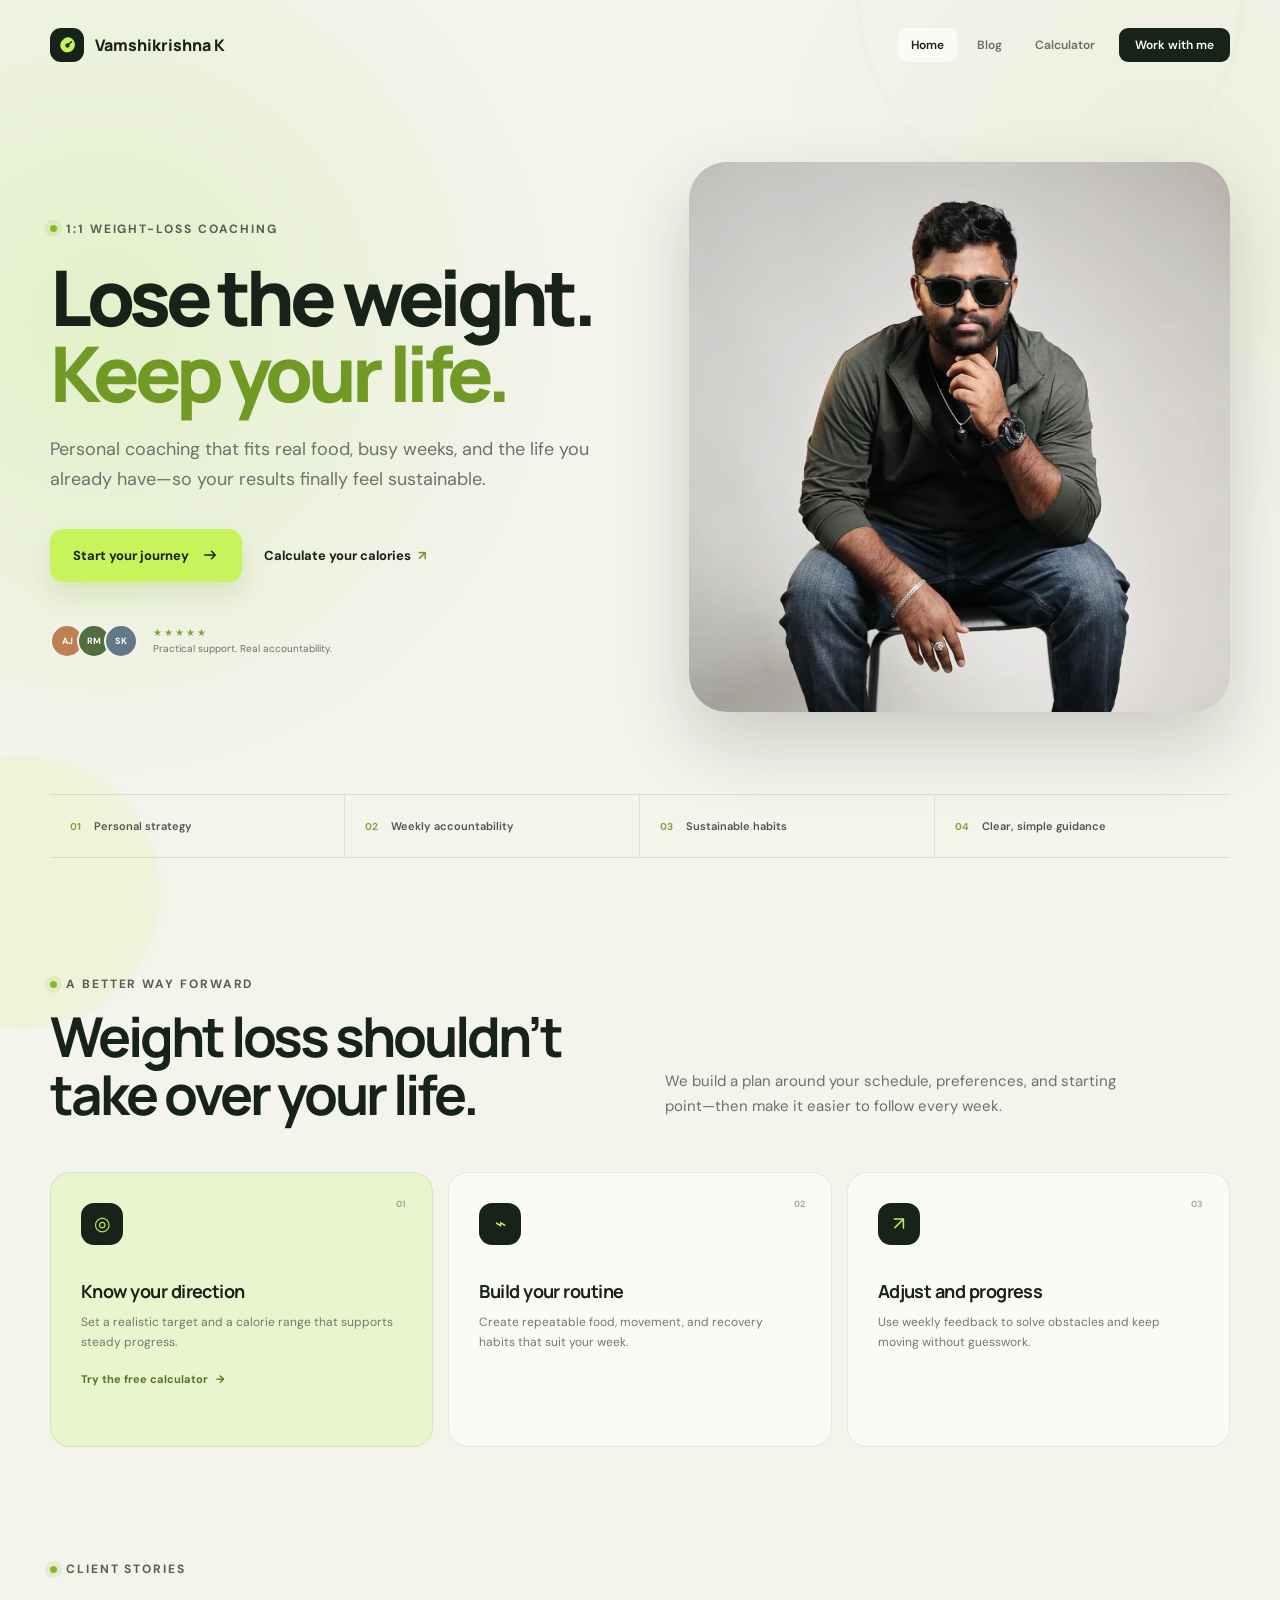
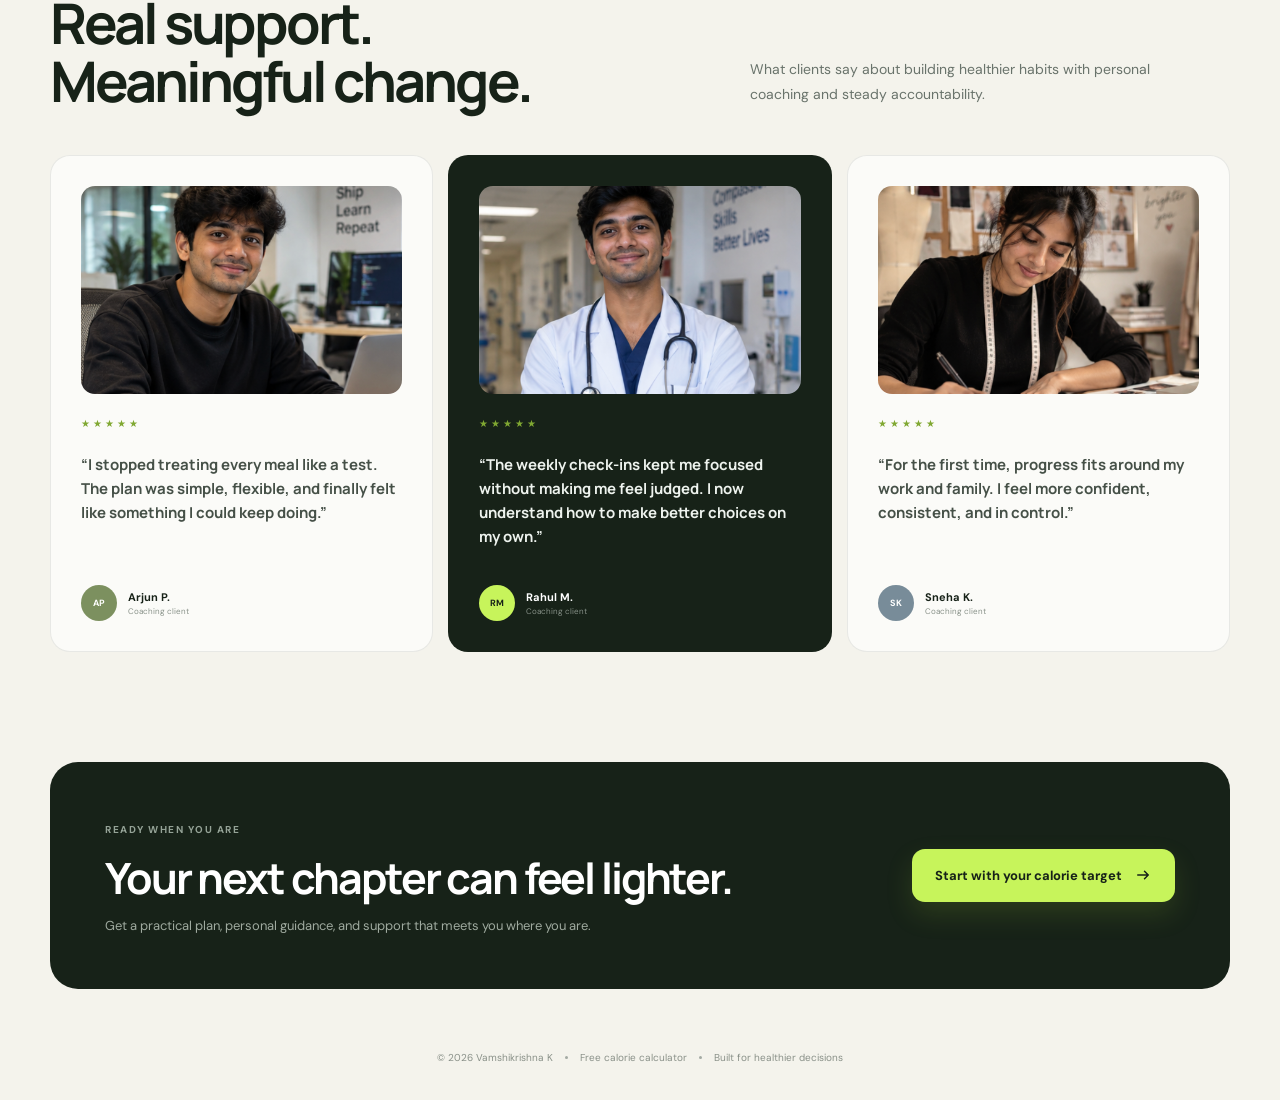
<file: index.html>
<!DOCTYPE html>
<html lang="en">
  <head>
    <meta charset="UTF-8" />
    <meta name="viewport" content="width=device-width, initial-scale=1.0" />
    <meta name="description" content="Personal weight-loss coaching with Vamshikrishna K. Build sustainable habits, eat with confidence, and lose weight without extreme diets." />
    <title>Vamshikrishna K | Sustainable Weight-Loss Coaching</title>
    <link rel="preconnect" href="https://fonts.googleapis.com" />
    <link rel="preconnect" href="https://fonts.gstatic.com" crossorigin />
    <link href="https://fonts.googleapis.com/css2?family=DM+Sans:wght@400;500;600;700&family=Manrope:wght@700;800&display=swap" rel="stylesheet" />
    <link rel="stylesheet" href="styles.css" />
  </head>
  <body class="home-page">
    <div class="ambient ambient-one" aria-hidden="true"></div>
    <div class="ambient ambient-two" aria-hidden="true"></div>

    <main class="page-shell">
      <header class="site-header">
        <a class="brand" href="index.html" aria-label="Vamshikrishna K home">
          <span class="brand-mark" aria-hidden="true">
            <svg viewBox="0 0 32 32" role="img">
              <path d="M16 4.5c5.1 0 9.5 3.8 10.2 8.8.8 5.3-2.5 10.5-7.6 11.9-4.4 1.2-9.2-.7-11.4-4.7-2.3-4.2-1.2-9.5 2.5-12.5A10 10 0 0 1 16 4.5Z" />
              <path class="needle" d="m16 16 5.5-5.2" />
              <circle class="needle" cx="16" cy="16" r="2" />
            </svg>
          </span>
          <span>Vamshikrishna K</span>
        </a>
        <nav class="main-nav" aria-label="Main navigation">
          <a class="active" href="index.html" aria-current="page">Home</a>
          <a href="blog.html">Blog</a>
          <a href="calculator.html">Calculator</a>
          <a class="nav-cta" href="#coaching">Work with me</a>
        </nav>
      </header>

      <section class="coach-hero">
        <div class="coach-hero-copy">
          <div class="eyebrow"><span></span> 1:1 weight-loss coaching</div>
          <h1>Lose the weight.<br /><em>Keep your life.</em></h1>
          <p class="coach-lead">Personal coaching that fits real food, busy weeks, and the life you already have—so your results finally feel sustainable.</p>
          <div class="hero-actions">
            <a class="primary-link" href="#coaching">
              Start your journey
              <svg viewBox="0 0 24 24" aria-hidden="true"><path d="M5 12h14M14 7l5 5-5 5" /></svg>
            </a>
            <a class="text-link" href="calculator.html">Calculate your calories <span>↗</span></a>
          </div>
          <div class="trust-row">
            <div class="avatar-stack" aria-hidden="true"><span>AJ</span><span>RM</span><span>SK</span></div>
            <div>
              <div class="stars" aria-label="5 out of 5 stars">★★★★★</div>
              <p>Practical support. Real accountability.</p>
            </div>
          </div>
        </div>

        <div class="coach-visual coach-photo-wrap">
          <img
            class="coach-photo"
            src="vamshikrishna.png"
            alt="Vamshikrishna K, weight-loss coach"
          />
        </div>
      </section>

      <section class="proof-strip" aria-label="Coaching benefits">
        <div><strong>01</strong><span>Personal strategy</span></div>
        <div><strong>02</strong><span>Weekly accountability</span></div>
        <div><strong>03</strong><span>Sustainable habits</span></div>
        <div><strong>04</strong><span>Clear, simple guidance</span></div>
      </section>

      <section class="method-section" id="method">
        <div class="section-intro">
          <div class="eyebrow"><span></span> A better way forward</div>
          <h2>Weight loss shouldn’t<br />take over your life.</h2>
          <p>We build a plan around your schedule, preferences, and starting point—then make it easier to follow every week.</p>
        </div>
        <div class="method-grid">
          <article class="method-card featured-method">
            <span class="method-number">01</span><div class="method-icon">◎</div>
            <h3>Know your direction</h3>
            <p>Set a realistic target and a calorie range that supports steady progress.</p>
            <a href="calculator.html">Try the free calculator <span>→</span></a>
          </article>
          <article class="method-card">
            <span class="method-number">02</span><div class="method-icon">⌁</div>
            <h3>Build your routine</h3>
            <p>Create repeatable food, movement, and recovery habits that suit your week.</p>
          </article>
          <article class="method-card">
            <span class="method-number">03</span><div class="method-icon">↗</div>
            <h3>Adjust and progress</h3>
            <p>Use weekly feedback to solve obstacles and keep moving without guesswork.</p>
          </article>
        </div>
      </section>

      <section class="testimonials-section" aria-labelledby="testimonials-title">
        <div class="testimonials-heading">
          <div>
            <div class="eyebrow"><span></span> Client stories</div>
            <h2 id="testimonials-title">Real support.<br />Meaningful change.</h2>
          </div>
          <p>What clients say about building healthier habits with personal coaching and steady accountability.</p>
        </div>

        <div class="testimonials-grid">
          <article class="testimonial-card">
            <img class="testimonial-image" src="testimonials/Screenshot 2026-09-20 at 11.16.24 AM.png" alt="Portrait of a coaching client" />
            <div class="testimonial-stars" aria-label="5 out of 5 stars">★★★★★</div>
            <blockquote>“I stopped treating every meal like a test. The plan was simple, flexible, and finally felt like something I could keep doing.”</blockquote>
            <div class="testimonial-person">
              <span class="testimonial-avatar">AP</span>
              <div><strong>Arjun P.</strong><small>Coaching client</small></div>
            </div>
          </article>

          <article class="testimonial-card featured-testimonial">
            <img class="testimonial-image" src="testimonials/Screenshot 2026-09-20 at 11.16.33 AM.png" alt="Portrait of a coaching client" />
            <div class="testimonial-stars" aria-label="5 out of 5 stars">★★★★★</div>
            <blockquote>“The weekly check-ins kept me focused without making me feel judged. I now understand how to make better choices on my own.”</blockquote>
            <div class="testimonial-person">
              <span class="testimonial-avatar">RM</span>
              <div><strong>Rahul M.</strong><small>Coaching client</small></div>
            </div>
          </article>

          <article class="testimonial-card">
            <img class="testimonial-image" src="testimonials/Screenshot 2026-09-20 at 11.16.41 AM.png" alt="Portrait of a coaching client" />
            <div class="testimonial-stars" aria-label="5 out of 5 stars">★★★★★</div>
            <blockquote>“For the first time, progress fits around my work and family. I feel more confident, consistent, and in control.”</blockquote>
            <div class="testimonial-person">
              <span class="testimonial-avatar">SK</span>
              <div><strong>Sneha K.</strong><small>Coaching client</small></div>
            </div>
          </article>
        </div>
      </section>

      <section class="coaching-cta" id="coaching">
        <div>
          <span class="mini-label">Ready when you are</span>
          <h2>Your next chapter can feel lighter.</h2>
          <p>Get a practical plan, personal guidance, and support that meets you where you are.</p>
        </div>
        <a class="primary-link light-button" href="calculator.html">
          Start with your calorie target
          <svg viewBox="0 0 24 24" aria-hidden="true"><path d="M5 12h14M14 7l5 5-5 5" /></svg>
        </a>
      </section>

      <footer class="home-footer">
        <span>© 2026 Vamshikrishna K</span><span class="footer-dot"></span>
        <a href="calculator.html">Free calorie calculator</a><span class="footer-dot"></span>
        <span>Built for healthier decisions</span>
      </footer>
    </main>
  </body>
</html>
</file>
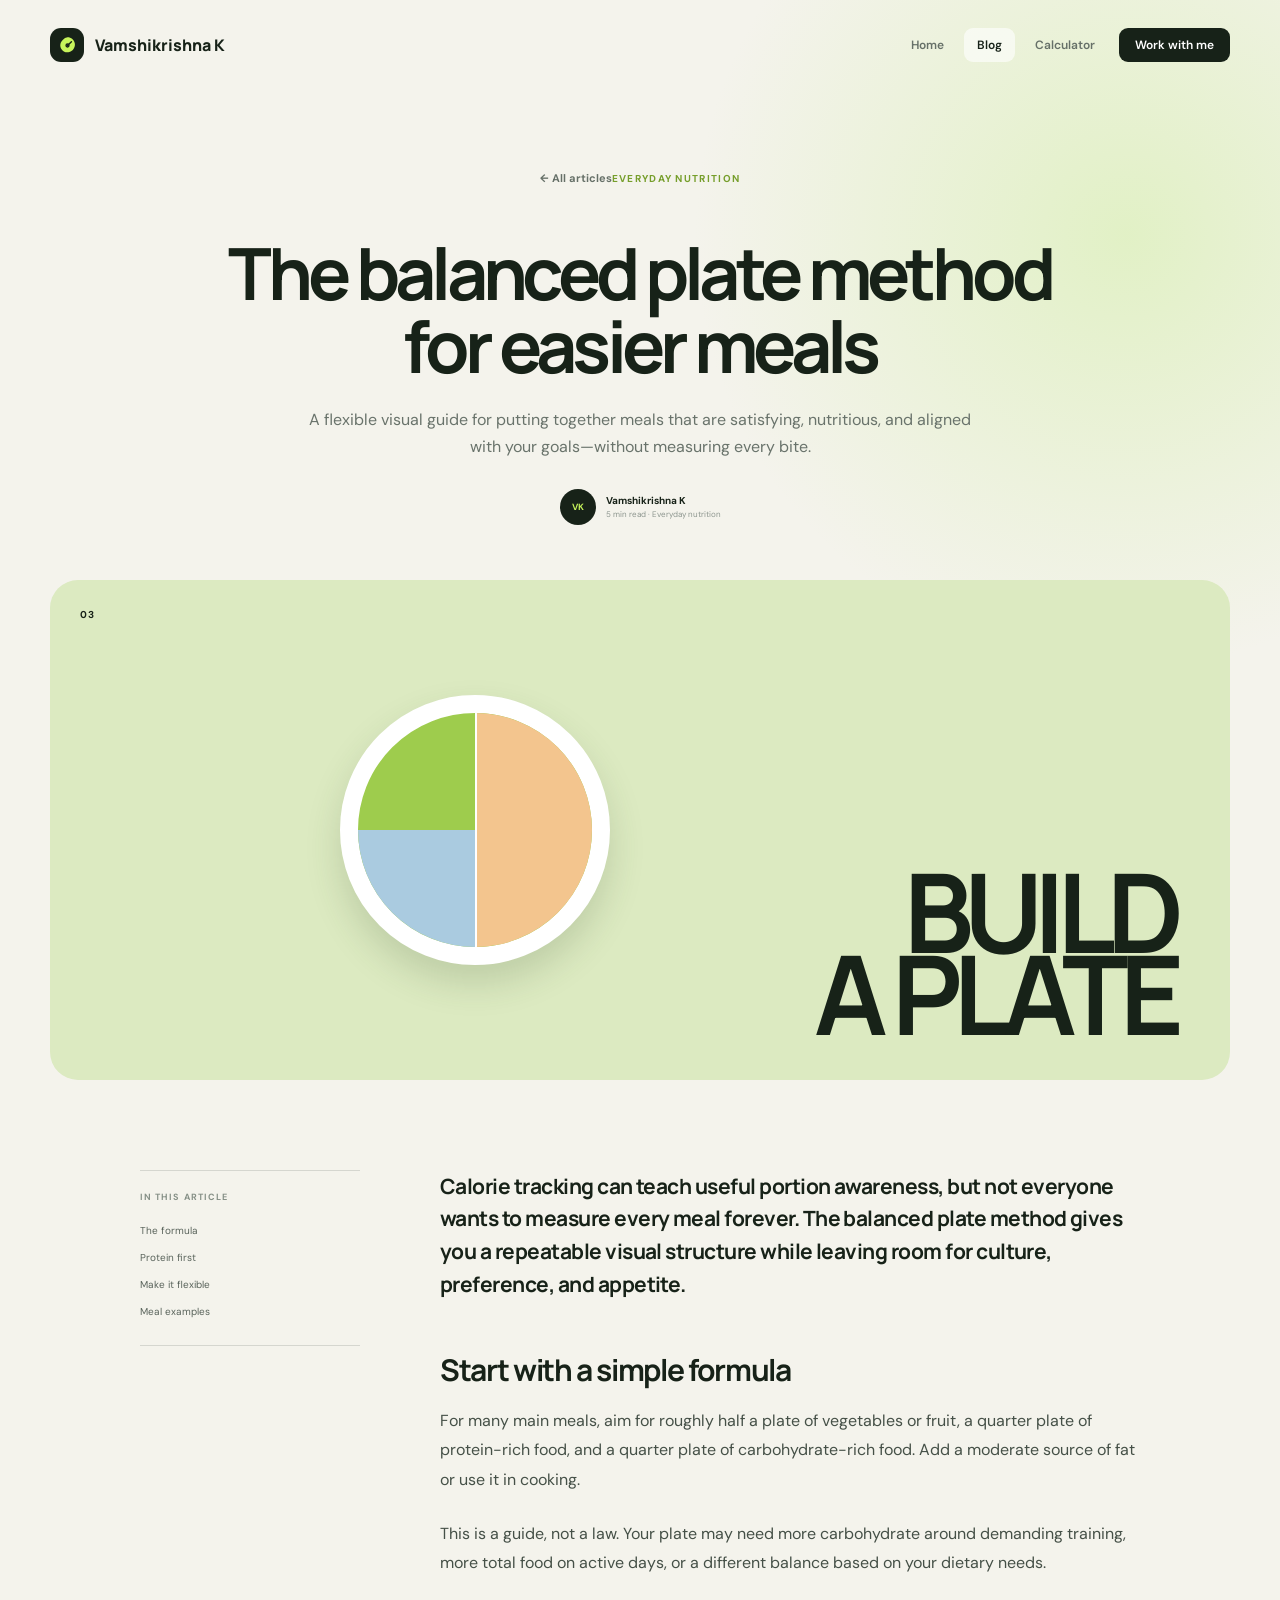
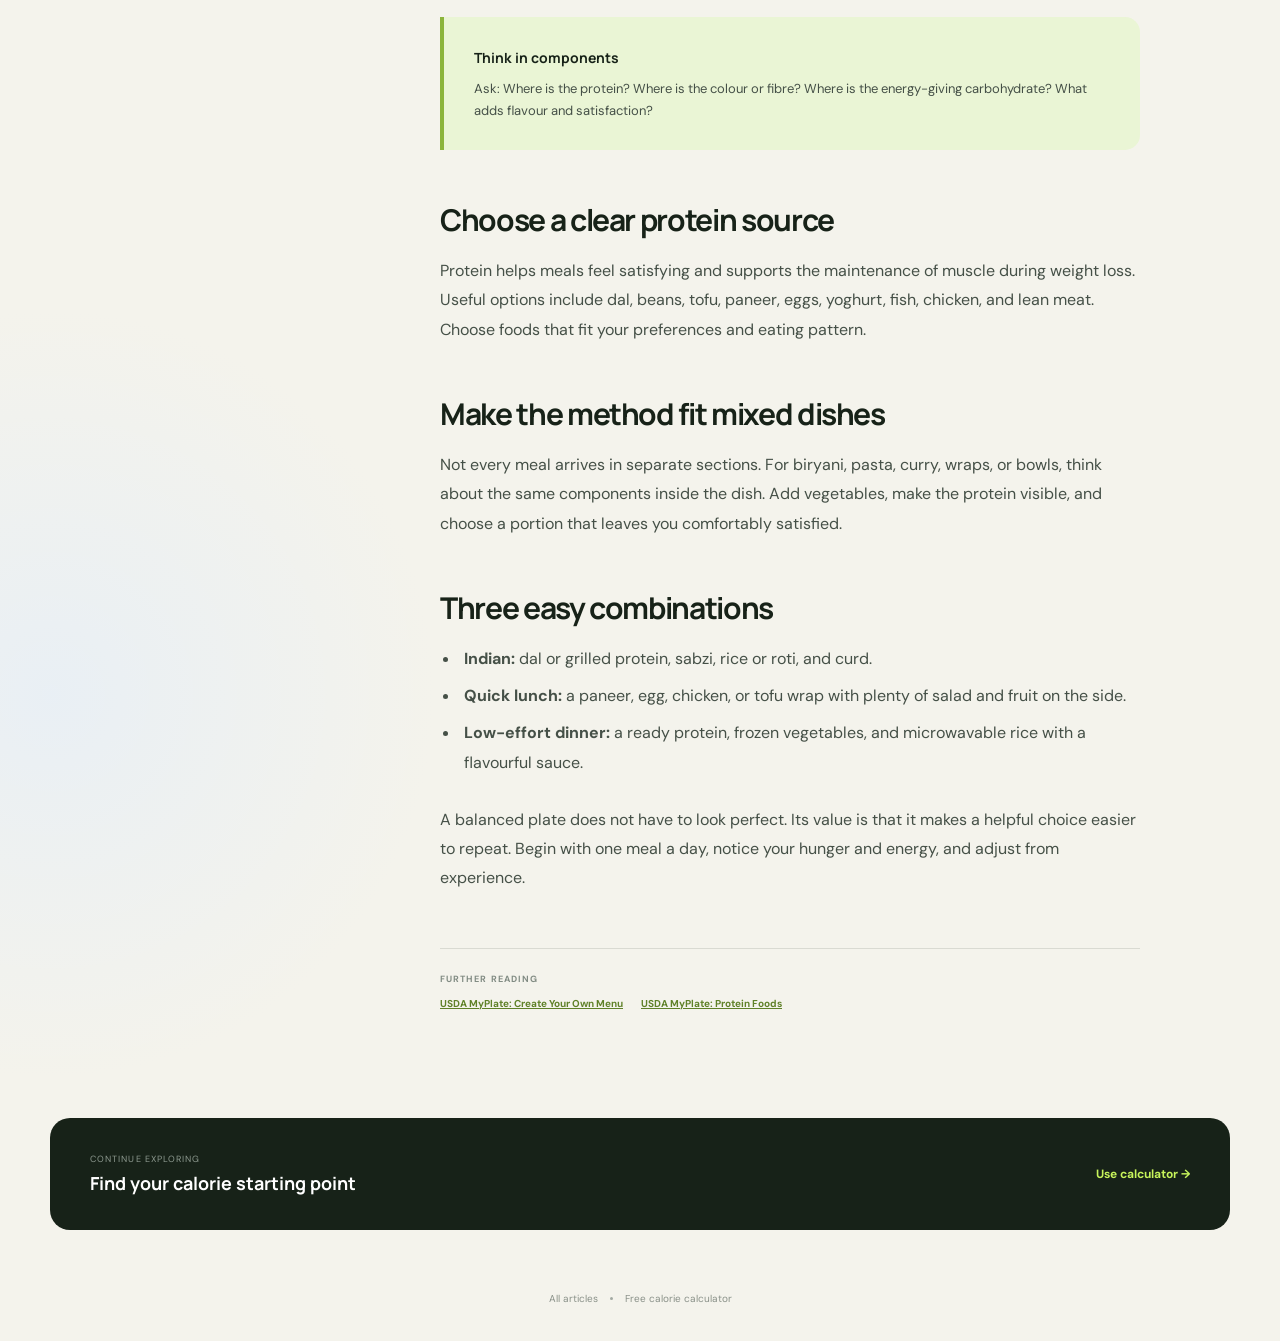
<file: blog-balanced-plate.html>
<!DOCTYPE html>
<html lang="en">
  <head>
    <meta charset="UTF-8" /><meta name="viewport" content="width=device-width, initial-scale=1.0" />
    <meta name="description" content="Use the balanced plate method to build satisfying everyday meals without weighing every ingredient." />
    <title>The Balanced Plate Method | Vamshikrishna K</title>
    <link rel="preconnect" href="https://fonts.googleapis.com" /><link rel="preconnect" href="https://fonts.gstatic.com" crossorigin />
    <link href="https://fonts.googleapis.com/css2?family=DM+Sans:wght@400;500;600;700&family=Manrope:wght@700;800&display=swap" rel="stylesheet" /><link rel="stylesheet" href="styles.css" />
  </head>
  <body class="article-page">
    <main class="page-shell">
      <header class="site-header"><a class="brand" href="index.html"><span class="brand-mark" aria-hidden="true"><svg viewBox="0 0 32 32"><path d="M16 4.5c5.1 0 9.5 3.8 10.2 8.8.8 5.3-2.5 10.5-7.6 11.9-4.4 1.2-9.2-.7-11.4-4.7-2.3-4.2-1.2-9.5 2.5-12.5A10 10 0 0 1 16 4.5Z" /><path class="needle" d="m16 16 5.5-5.2" /><circle class="needle" cx="16" cy="16" r="2" /></svg></span><span>Vamshikrishna K</span></a><nav class="main-nav" aria-label="Main navigation"><a href="index.html">Home</a><a class="active" href="blog.html">Blog</a><a href="calculator.html">Calculator</a><a class="nav-cta" href="index.html#coaching">Work with me</a></nav></header>
      <article class="article-shell">
        <header class="article-header"><a class="back-link" href="blog.html">← All articles</a><span class="post-category">Everyday nutrition</span><h1>The balanced plate method for easier meals</h1><p class="article-deck">A flexible visual guide for putting together meals that are satisfying, nutritious, and aligned with your goals—without measuring every bite.</p><div class="article-byline"><span class="byline-avatar">VK</span><div><strong>Vamshikrishna K</strong><small>5 min read · Everyday nutrition</small></div></div></header>
        <div class="article-art art-plate article-plate-art" aria-hidden="true"><span class="art-number">03</span><div class="plate-graphic"><i></i><i></i><i></i></div><strong>BUILD<br />A PLATE</strong></div>
        <div class="article-layout">
          <aside class="article-aside"><span>In this article</span><a href="#formula">The formula</a><a href="#protein">Protein first</a><a href="#flex">Make it flexible</a><a href="#examples">Meal examples</a></aside>
          <div class="article-content">
            <p class="article-lead">Calorie tracking can teach useful portion awareness, but not everyone wants to measure every meal forever. The balanced plate method gives you a repeatable visual structure while leaving room for culture, preference, and appetite.</p>
            <h2 id="formula">Start with a simple formula</h2>
            <p>For many main meals, aim for roughly half a plate of vegetables or fruit, a quarter plate of protein-rich food, and a quarter plate of carbohydrate-rich food. Add a moderate source of fat or use it in cooking.</p>
            <p>This is a guide, not a law. Your plate may need more carbohydrate around demanding training, more total food on active days, or a different balance based on your dietary needs.</p>
            <div class="article-callout"><strong>Think in components</strong><p>Ask: Where is the protein? Where is the colour or fibre? Where is the energy-giving carbohydrate? What adds flavour and satisfaction?</p></div>
            <h2 id="protein">Choose a clear protein source</h2>
            <p>Protein helps meals feel satisfying and supports the maintenance of muscle during weight loss. Useful options include dal, beans, tofu, paneer, eggs, yoghurt, fish, chicken, and lean meat. Choose foods that fit your preferences and eating pattern.</p>
            <h2 id="flex">Make the method fit mixed dishes</h2>
            <p>Not every meal arrives in separate sections. For biryani, pasta, curry, wraps, or bowls, think about the same components inside the dish. Add vegetables, make the protein visible, and choose a portion that leaves you comfortably satisfied.</p>
            <h2 id="examples">Three easy combinations</h2>
            <ul><li><strong>Indian:</strong> dal or grilled protein, sabzi, rice or roti, and curd.</li><li><strong>Quick lunch:</strong> a paneer, egg, chicken, or tofu wrap with plenty of salad and fruit on the side.</li><li><strong>Low-effort dinner:</strong> a ready protein, frozen vegetables, and microwavable rice with a flavourful sauce.</li></ul>
            <p>A balanced plate does not have to look perfect. Its value is that it makes a helpful choice easier to repeat. Begin with one meal a day, notice your hunger and energy, and adjust from experience.</p>
            <div class="article-sources"><strong>Further reading</strong><a href="https://www.myplate.gov/sites/default/files/2024-05/create-your-own-myplate-menu.pdf">USDA MyPlate: Create Your Own Menu</a><a href="https://www.myplate.gov/web/web/eat-healthy/protein-foods">USDA MyPlate: Protein Foods</a></div>
          </div>
        </div>
      </article>
      <nav class="article-next" aria-label="Article navigation"><div><span>Continue exploring</span><strong>Find your calorie starting point</strong></div><a href="calculator.html">Use calculator →</a></nav>
      <footer class="home-footer"><a href="blog.html">All articles</a><span class="footer-dot"></span><a href="calculator.html">Free calorie calculator</a></footer>
    </main>
  </body>
</html>
</file>
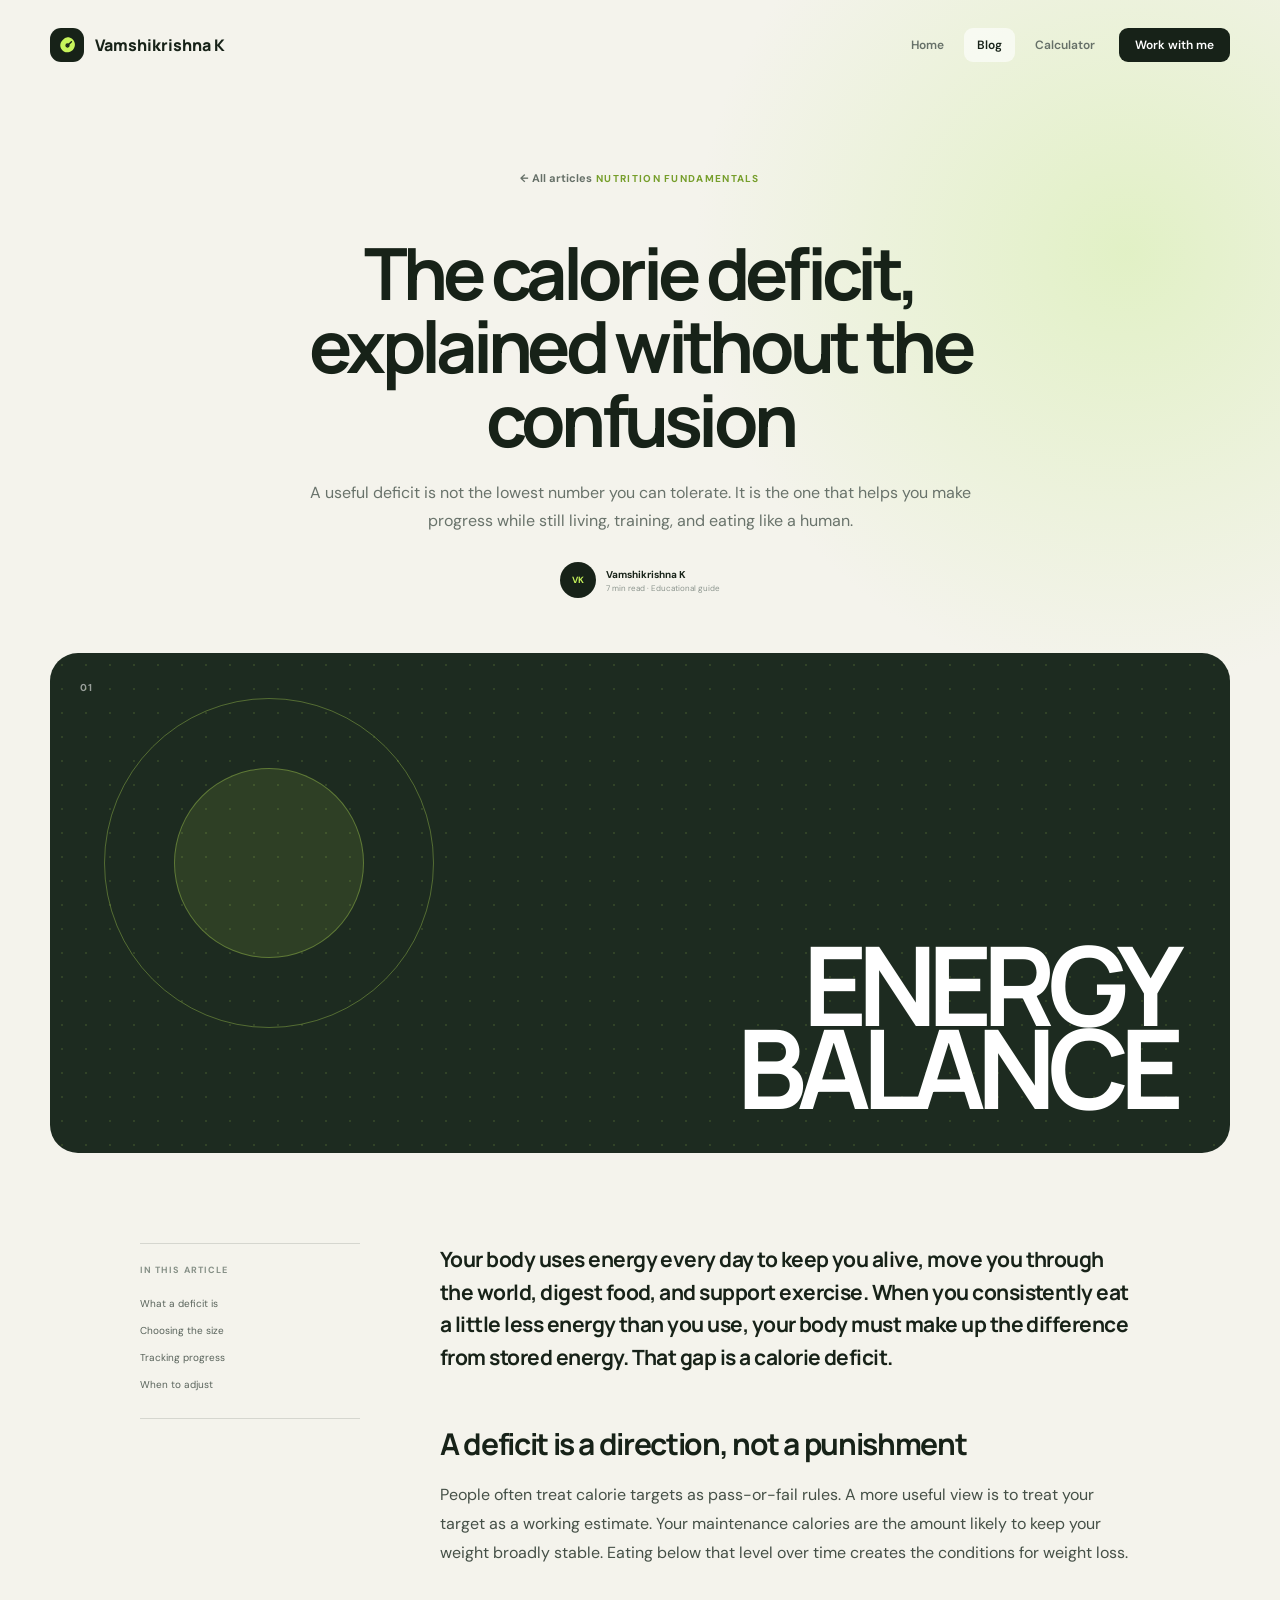
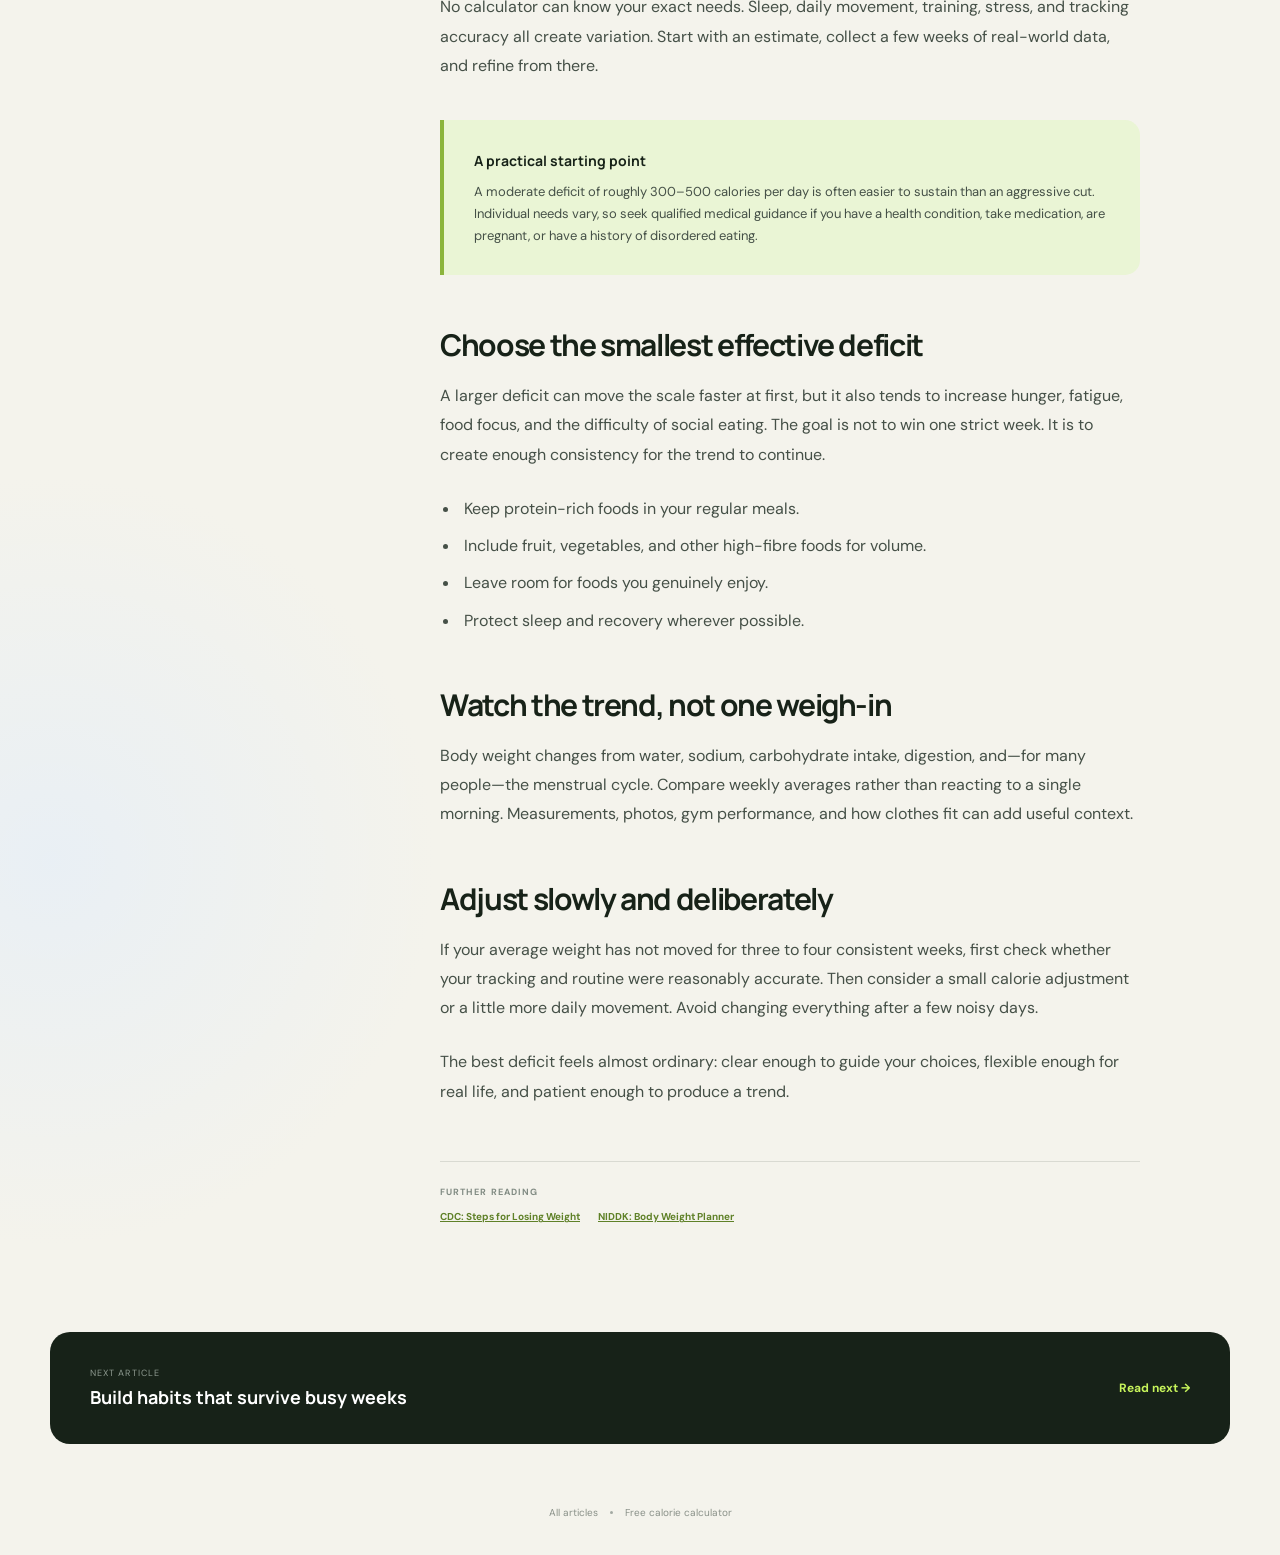
<file: blog-calorie-deficit.html>
<!DOCTYPE html>
<html lang="en">
  <head>
    <meta charset="UTF-8" /><meta name="viewport" content="width=device-width, initial-scale=1.0" />
    <meta name="description" content="A clear guide to calorie deficits: what they are, how to choose a sustainable target, and how to track progress." />
    <title>The Calorie Deficit, Explained | Vamshikrishna K</title>
    <link rel="preconnect" href="https://fonts.googleapis.com" /><link rel="preconnect" href="https://fonts.gstatic.com" crossorigin />
    <link href="https://fonts.googleapis.com/css2?family=DM+Sans:wght@400;500;600;700&family=Manrope:wght@700;800&display=swap" rel="stylesheet" /><link rel="stylesheet" href="styles.css" />
  </head>
  <body class="article-page">
    <main class="page-shell">
      <header class="site-header">
        <a class="brand" href="index.html"><span class="brand-mark" aria-hidden="true"><svg viewBox="0 0 32 32"><path d="M16 4.5c5.1 0 9.5 3.8 10.2 8.8.8 5.3-2.5 10.5-7.6 11.9-4.4 1.2-9.2-.7-11.4-4.7-2.3-4.2-1.2-9.5 2.5-12.5A10 10 0 0 1 16 4.5Z" /><path class="needle" d="m16 16 5.5-5.2" /><circle class="needle" cx="16" cy="16" r="2" /></svg></span><span>Vamshikrishna K</span></a>
        <nav class="main-nav" aria-label="Main navigation"><a href="index.html">Home</a><a class="active" href="blog.html">Blog</a><a href="calculator.html">Calculator</a><a class="nav-cta" href="index.html#coaching">Work with me</a></nav>
      </header>
      <article class="article-shell">
        <header class="article-header">
          <a class="back-link" href="blog.html">← All articles</a>
          <span class="post-category">Nutrition fundamentals</span>
          <h1>The calorie deficit, explained without the confusion</h1>
          <p class="article-deck">A useful deficit is not the lowest number you can tolerate. It is the one that helps you make progress while still living, training, and eating like a human.</p>
          <div class="article-byline"><span class="byline-avatar">VK</span><div><strong>Vamshikrishna K</strong><small>7 min read · Educational guide</small></div></div>
        </header>
        <div class="article-art art-deficit" aria-hidden="true"><span class="art-number">01</span><span class="art-ring ring-a"></span><span class="art-ring ring-b"></span><strong>ENERGY<br />BALANCE</strong></div>
        <div class="article-layout">
          <aside class="article-aside"><span>In this article</span><a href="#what">What a deficit is</a><a href="#size">Choosing the size</a><a href="#track">Tracking progress</a><a href="#adjust">When to adjust</a></aside>
          <div class="article-content">
            <p class="article-lead">Your body uses energy every day to keep you alive, move you through the world, digest food, and support exercise. When you consistently eat a little less energy than you use, your body must make up the difference from stored energy. That gap is a calorie deficit.</p>
            <h2 id="what">A deficit is a direction, not a punishment</h2>
            <p>People often treat calorie targets as pass-or-fail rules. A more useful view is to treat your target as a working estimate. Your maintenance calories are the amount likely to keep your weight broadly stable. Eating below that level over time creates the conditions for weight loss.</p>
            <p>No calculator can know your exact needs. Sleep, daily movement, training, stress, and tracking accuracy all create variation. Start with an estimate, collect a few weeks of real-world data, and refine from there.</p>
            <div class="article-callout"><strong>A practical starting point</strong><p>A moderate deficit of roughly 300–500 calories per day is often easier to sustain than an aggressive cut. Individual needs vary, so seek qualified medical guidance if you have a health condition, take medication, are pregnant, or have a history of disordered eating.</p></div>
            <h2 id="size">Choose the smallest effective deficit</h2>
            <p>A larger deficit can move the scale faster at first, but it also tends to increase hunger, fatigue, food focus, and the difficulty of social eating. The goal is not to win one strict week. It is to create enough consistency for the trend to continue.</p>
            <ul><li>Keep protein-rich foods in your regular meals.</li><li>Include fruit, vegetables, and other high-fibre foods for volume.</li><li>Leave room for foods you genuinely enjoy.</li><li>Protect sleep and recovery wherever possible.</li></ul>
            <h2 id="track">Watch the trend, not one weigh-in</h2>
            <p>Body weight changes from water, sodium, carbohydrate intake, digestion, and—for many people—the menstrual cycle. Compare weekly averages rather than reacting to a single morning. Measurements, photos, gym performance, and how clothes fit can add useful context.</p>
            <h2 id="adjust">Adjust slowly and deliberately</h2>
            <p>If your average weight has not moved for three to four consistent weeks, first check whether your tracking and routine were reasonably accurate. Then consider a small calorie adjustment or a little more daily movement. Avoid changing everything after a few noisy days.</p>
            <p>The best deficit feels almost ordinary: clear enough to guide your choices, flexible enough for real life, and patient enough to produce a trend.</p>
            <div class="article-sources"><strong>Further reading</strong><a href="https://www.cdc.gov/healthy-weight-growth/losing-weight/index.html">CDC: Steps for Losing Weight</a><a href="https://www.niddk.nih.gov/health-information/weight-management/body-weight-planner">NIDDK: Body Weight Planner</a></div>
          </div>
        </div>
      </article>
      <nav class="article-next" aria-label="Article navigation"><div><span>Next article</span><strong>Build habits that survive busy weeks</strong></div><a href="blog-sustainable-habits.html">Read next →</a></nav>
      <footer class="home-footer"><a href="blog.html">All articles</a><span class="footer-dot"></span><a href="calculator.html">Free calorie calculator</a></footer>
    </main>
  </body>
</html>
</file>
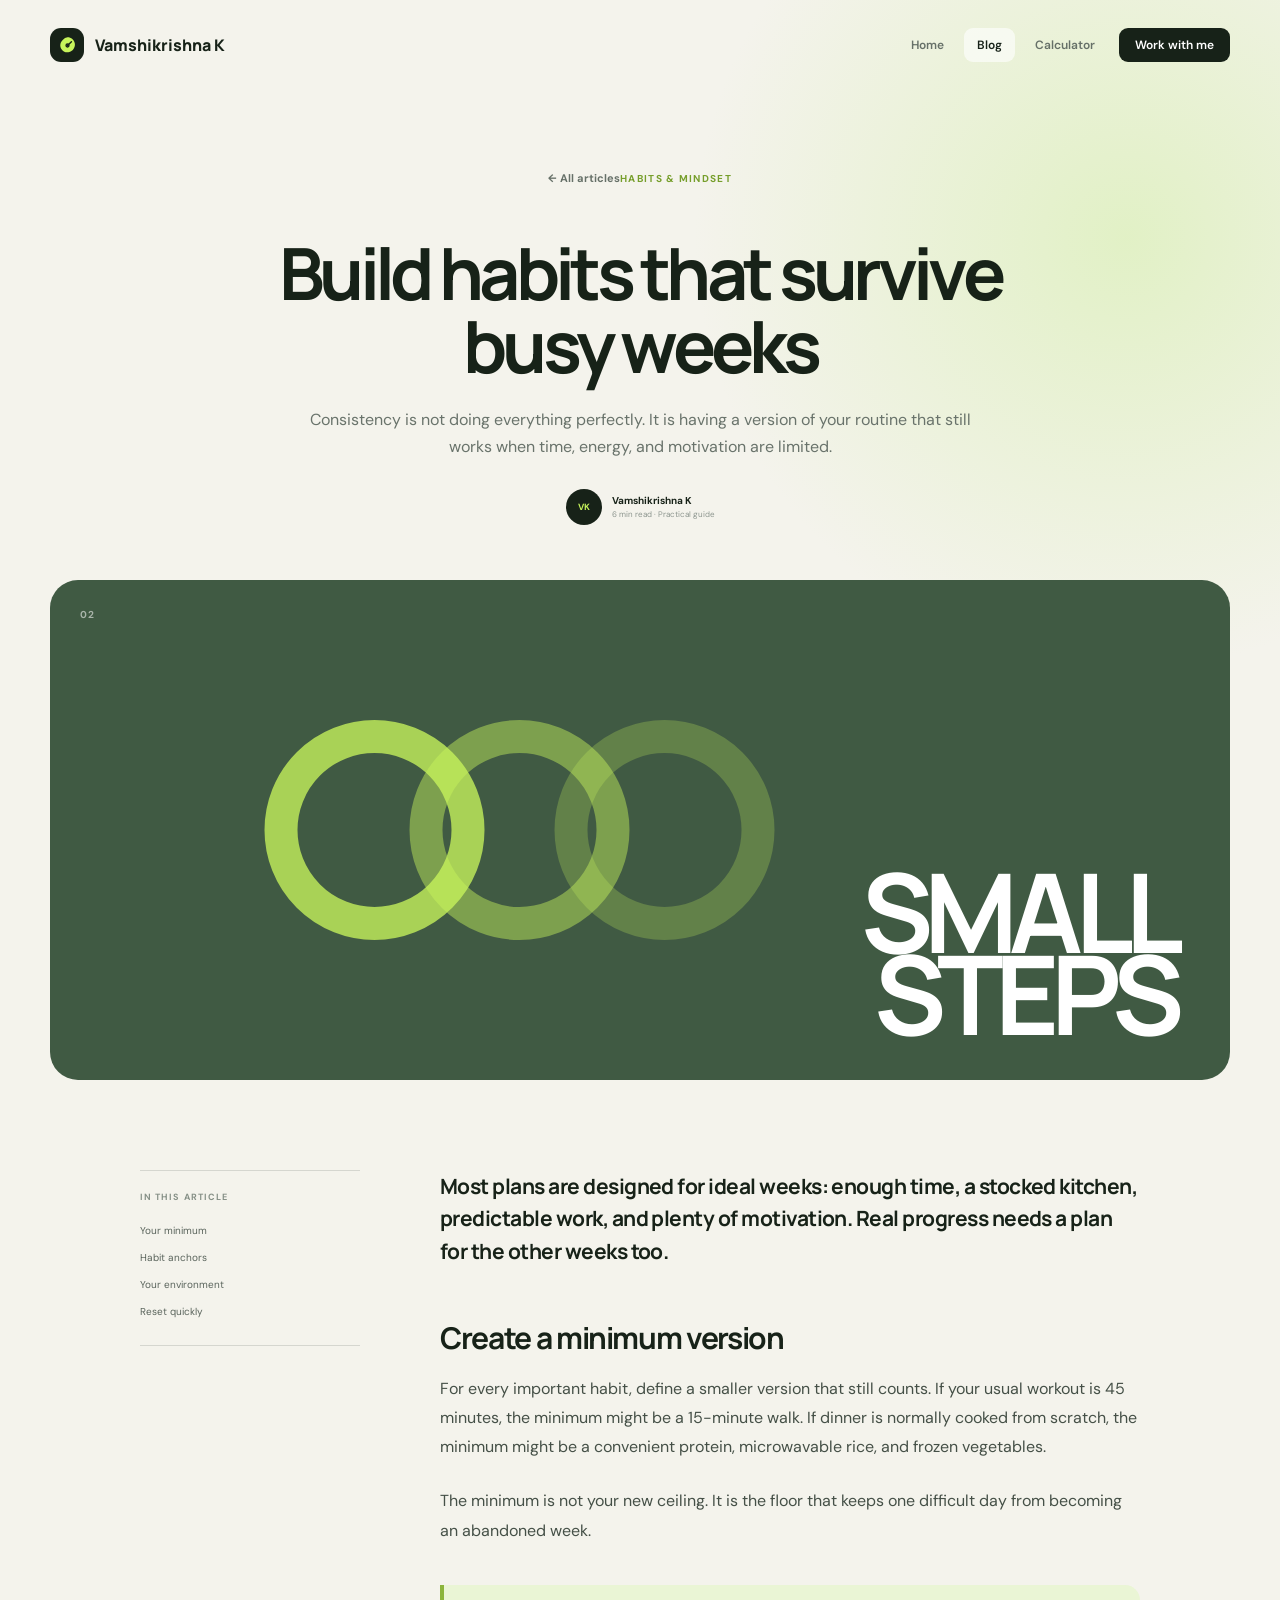
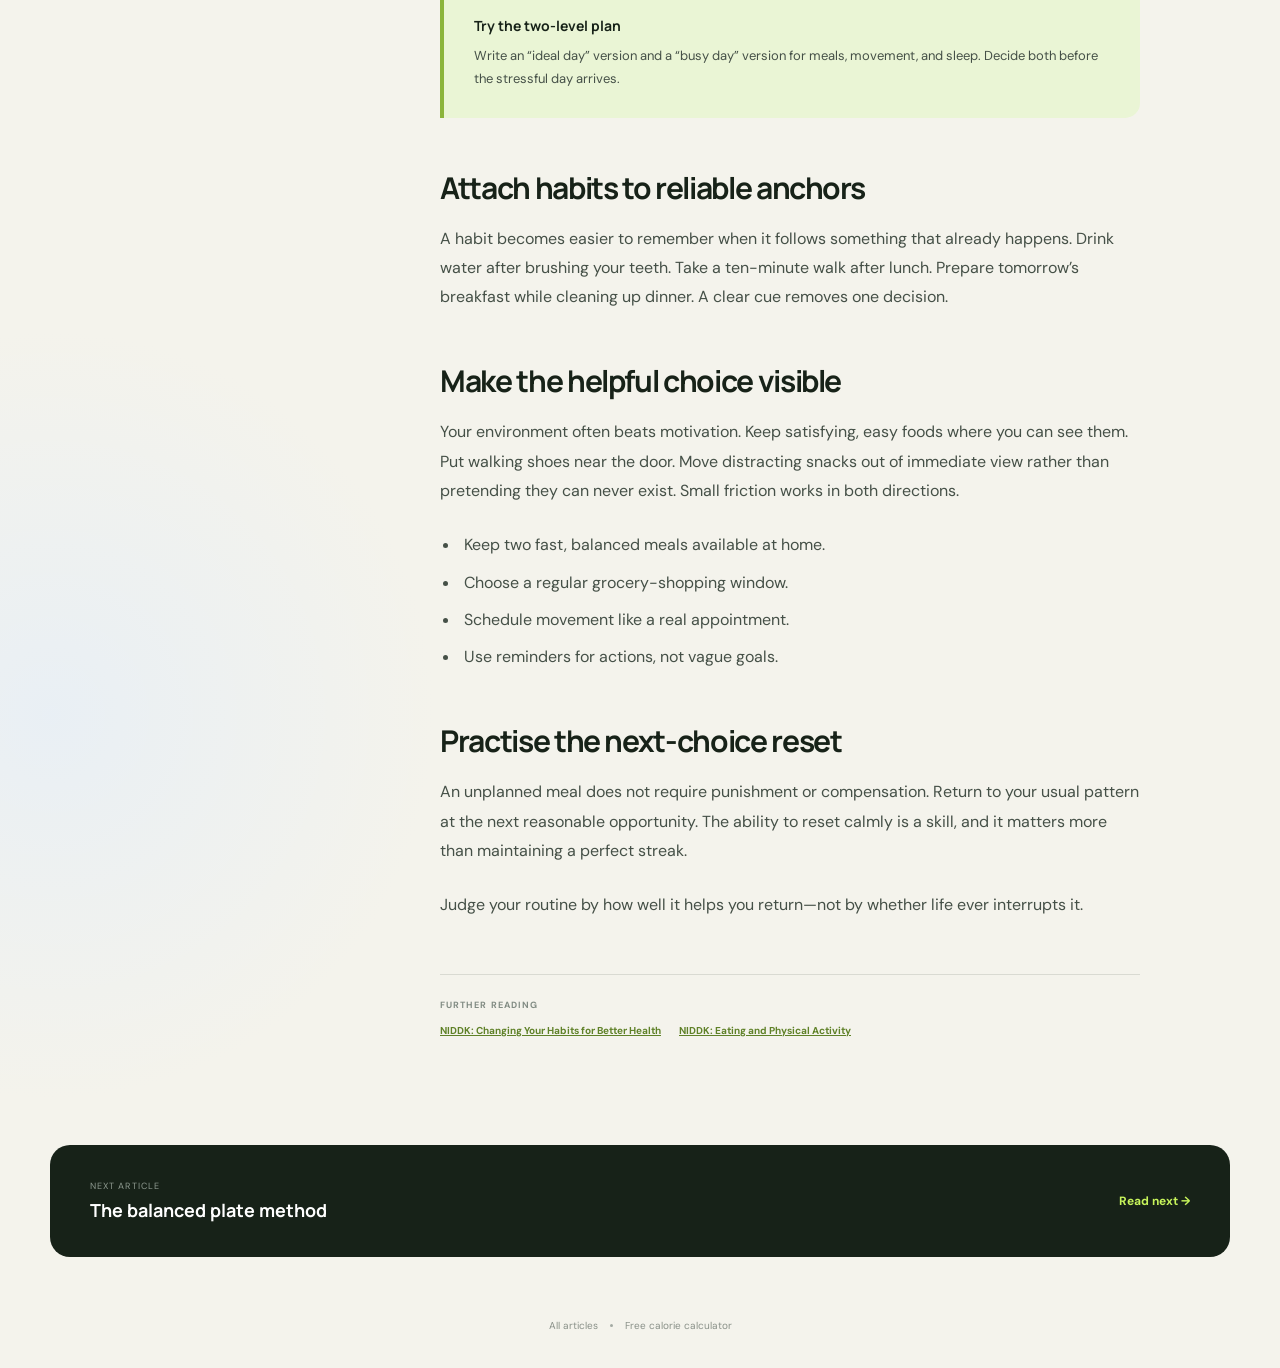
<file: blog-sustainable-habits.html>
<!DOCTYPE html>
<html lang="en">
  <head>
    <meta charset="UTF-8" /><meta name="viewport" content="width=device-width, initial-scale=1.0" />
    <meta name="description" content="Learn how to build practical weight-loss habits that remain useful during busy, imperfect weeks." />
    <title>Build Habits That Survive Busy Weeks | Vamshikrishna K</title>
    <link rel="preconnect" href="https://fonts.googleapis.com" /><link rel="preconnect" href="https://fonts.gstatic.com" crossorigin />
    <link href="https://fonts.googleapis.com/css2?family=DM+Sans:wght@400;500;600;700&family=Manrope:wght@700;800&display=swap" rel="stylesheet" /><link rel="stylesheet" href="styles.css" />
  </head>
  <body class="article-page">
    <main class="page-shell">
      <header class="site-header"><a class="brand" href="index.html"><span class="brand-mark" aria-hidden="true"><svg viewBox="0 0 32 32"><path d="M16 4.5c5.1 0 9.5 3.8 10.2 8.8.8 5.3-2.5 10.5-7.6 11.9-4.4 1.2-9.2-.7-11.4-4.7-2.3-4.2-1.2-9.5 2.5-12.5A10 10 0 0 1 16 4.5Z" /><path class="needle" d="m16 16 5.5-5.2" /><circle class="needle" cx="16" cy="16" r="2" /></svg></span><span>Vamshikrishna K</span></a><nav class="main-nav" aria-label="Main navigation"><a href="index.html">Home</a><a class="active" href="blog.html">Blog</a><a href="calculator.html">Calculator</a><a class="nav-cta" href="index.html#coaching">Work with me</a></nav></header>
      <article class="article-shell">
        <header class="article-header"><a class="back-link" href="blog.html">← All articles</a><span class="post-category">Habits & mindset</span><h1>Build habits that survive busy weeks</h1><p class="article-deck">Consistency is not doing everything perfectly. It is having a version of your routine that still works when time, energy, and motivation are limited.</p><div class="article-byline"><span class="byline-avatar">VK</span><div><strong>Vamshikrishna K</strong><small>6 min read · Practical guide</small></div></div></header>
        <div class="article-art art-habits article-habit-art" aria-hidden="true"><span class="art-number">02</span><div><i></i><i></i><i></i></div><strong>SMALL<br />STEPS</strong></div>
        <div class="article-layout">
          <aside class="article-aside"><span>In this article</span><a href="#minimum">Your minimum</a><a href="#anchors">Habit anchors</a><a href="#environment">Your environment</a><a href="#reset">Reset quickly</a></aside>
          <div class="article-content">
            <p class="article-lead">Most plans are designed for ideal weeks: enough time, a stocked kitchen, predictable work, and plenty of motivation. Real progress needs a plan for the other weeks too.</p>
            <h2 id="minimum">Create a minimum version</h2>
            <p>For every important habit, define a smaller version that still counts. If your usual workout is 45 minutes, the minimum might be a 15-minute walk. If dinner is normally cooked from scratch, the minimum might be a convenient protein, microwavable rice, and frozen vegetables.</p>
            <p>The minimum is not your new ceiling. It is the floor that keeps one difficult day from becoming an abandoned week.</p>
            <div class="article-callout"><strong>Try the two-level plan</strong><p>Write an “ideal day” version and a “busy day” version for meals, movement, and sleep. Decide both before the stressful day arrives.</p></div>
            <h2 id="anchors">Attach habits to reliable anchors</h2>
            <p>A habit becomes easier to remember when it follows something that already happens. Drink water after brushing your teeth. Take a ten-minute walk after lunch. Prepare tomorrow’s breakfast while cleaning up dinner. A clear cue removes one decision.</p>
            <h2 id="environment">Make the helpful choice visible</h2>
            <p>Your environment often beats motivation. Keep satisfying, easy foods where you can see them. Put walking shoes near the door. Move distracting snacks out of immediate view rather than pretending they can never exist. Small friction works in both directions.</p>
            <ul><li>Keep two fast, balanced meals available at home.</li><li>Choose a regular grocery-shopping window.</li><li>Schedule movement like a real appointment.</li><li>Use reminders for actions, not vague goals.</li></ul>
            <h2 id="reset">Practise the next-choice reset</h2>
            <p>An unplanned meal does not require punishment or compensation. Return to your usual pattern at the next reasonable opportunity. The ability to reset calmly is a skill, and it matters more than maintaining a perfect streak.</p>
            <p>Judge your routine by how well it helps you return—not by whether life ever interrupts it.</p>
            <div class="article-sources"><strong>Further reading</strong><a href="https://www.niddk.nih.gov/health-information/diet-nutrition/changing-habits-better-health">NIDDK: Changing Your Habits for Better Health</a><a href="https://www.niddk.nih.gov/health-information/weight-management/adult-overweight-obesity/eating-physical-activity">NIDDK: Eating and Physical Activity</a></div>
          </div>
        </div>
      </article>
      <nav class="article-next" aria-label="Article navigation"><div><span>Next article</span><strong>The balanced plate method</strong></div><a href="blog-balanced-plate.html">Read next →</a></nav>
      <footer class="home-footer"><a href="blog.html">All articles</a><span class="footer-dot"></span><a href="calculator.html">Free calorie calculator</a></footer>
    </main>
  </body>
</html>
</file>
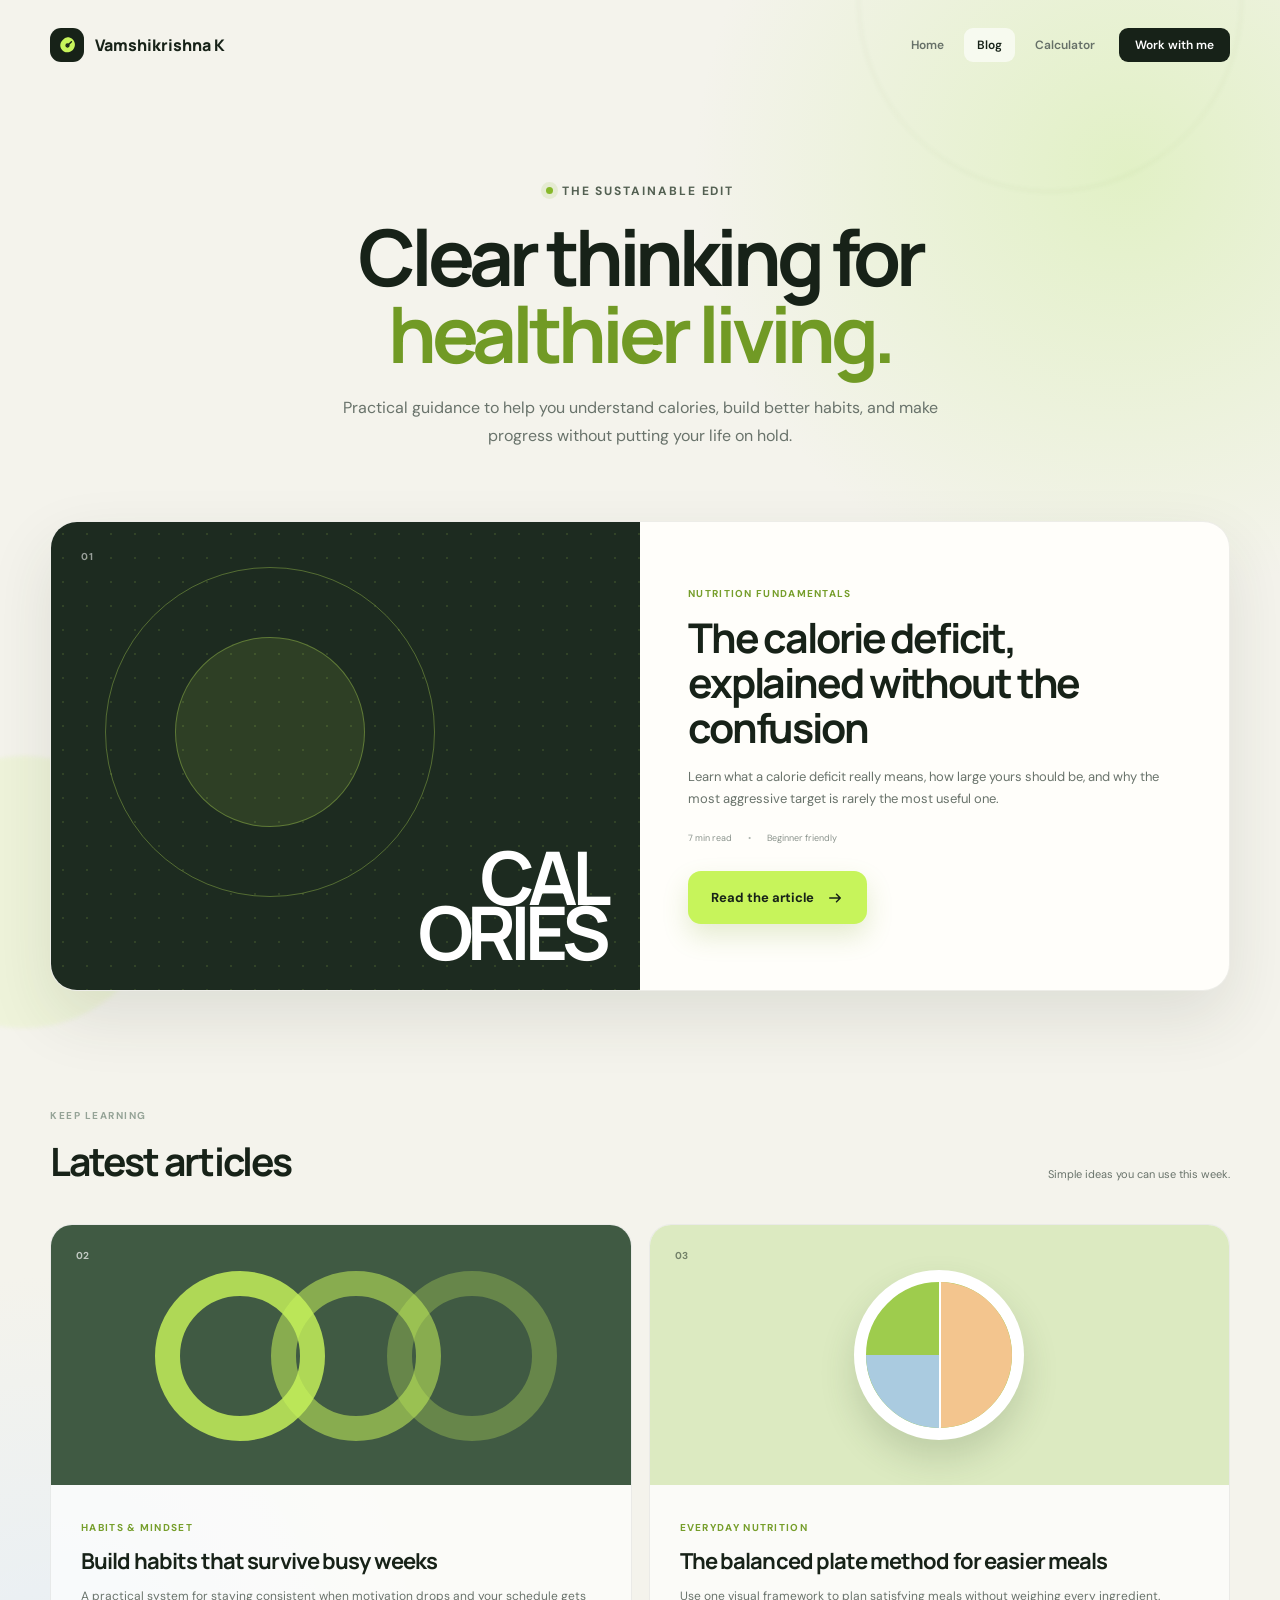
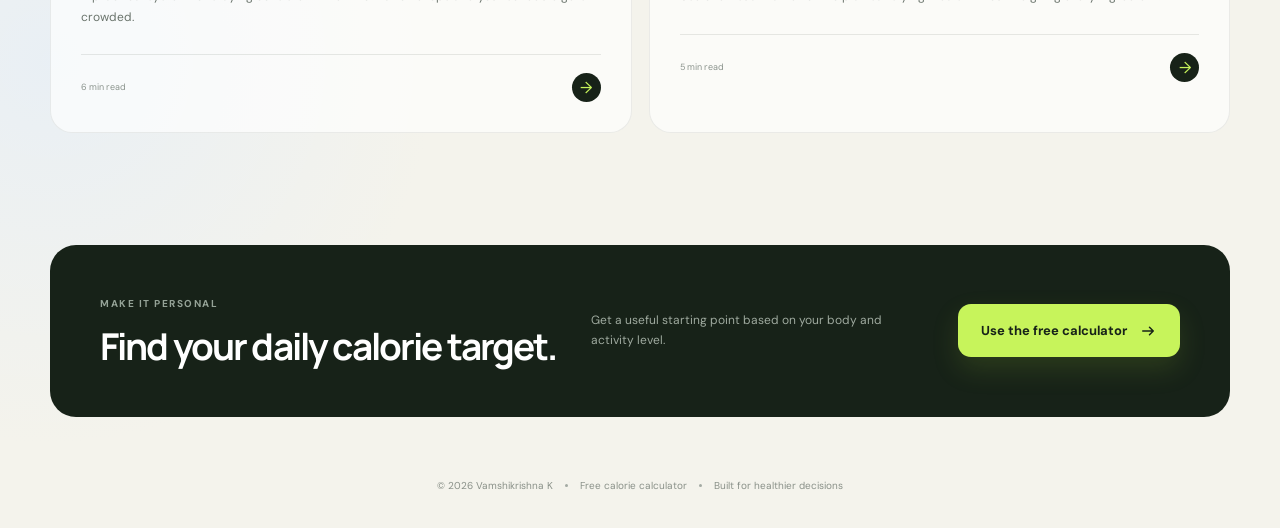
<file: blog.html>
<!DOCTYPE html>
<html lang="en">
  <head>
    <meta charset="UTF-8" />
    <meta name="viewport" content="width=device-width, initial-scale=1.0" />
    <meta name="description" content="Practical articles from Vamshikrishna K about sustainable weight loss, calorie planning, habits, and healthier eating." />
    <title>Weight-Loss Blog | Vamshikrishna K</title>
    <link rel="preconnect" href="https://fonts.googleapis.com" />
    <link rel="preconnect" href="https://fonts.gstatic.com" crossorigin />
    <link href="https://fonts.googleapis.com/css2?family=DM+Sans:wght@400;500;600;700&family=Manrope:wght@700;800&display=swap" rel="stylesheet" />
    <link rel="stylesheet" href="styles.css" />
  </head>
  <body class="blog-page">
    <div class="ambient ambient-one" aria-hidden="true"></div>
    <div class="ambient ambient-two" aria-hidden="true"></div>
    <main class="page-shell">
      <header class="site-header">
        <a class="brand" href="index.html" aria-label="Vamshikrishna K home">
          <span class="brand-mark" aria-hidden="true"><svg viewBox="0 0 32 32"><path d="M16 4.5c5.1 0 9.5 3.8 10.2 8.8.8 5.3-2.5 10.5-7.6 11.9-4.4 1.2-9.2-.7-11.4-4.7-2.3-4.2-1.2-9.5 2.5-12.5A10 10 0 0 1 16 4.5Z" /><path class="needle" d="m16 16 5.5-5.2" /><circle class="needle" cx="16" cy="16" r="2" /></svg></span>
          <span>Vamshikrishna K</span>
        </a>
        <nav class="main-nav" aria-label="Main navigation">
          <a href="index.html">Home</a>
          <a class="active" href="blog.html" aria-current="page">Blog</a>
          <a href="calculator.html">Calculator</a>
          <a class="nav-cta" href="index.html#coaching">Work with me</a>
        </nav>
      </header>

      <section class="blog-hero">
        <div class="eyebrow"><span></span> The sustainable edit</div>
        <h1>Clear thinking for<br /><em>healthier living.</em></h1>
        <p>Practical guidance to help you understand calories, build better habits, and make progress without putting your life on hold.</p>
      </section>

      <section class="featured-post" aria-labelledby="featured-post-title">
        <div class="featured-post-art art-deficit" aria-hidden="true">
          <span class="art-number">01</span><span class="art-ring ring-a"></span><span class="art-ring ring-b"></span>
          <strong>CAL<br />ORIES</strong>
        </div>
        <div class="featured-post-copy">
          <span class="post-category">Nutrition fundamentals</span>
          <h2 id="featured-post-title">The calorie deficit, explained without the confusion</h2>
          <p>Learn what a calorie deficit really means, how large yours should be, and why the most aggressive target is rarely the most useful one.</p>
          <div class="post-meta"><span>7 min read</span><span>Beginner friendly</span></div>
          <a class="primary-link" href="blog-calorie-deficit.html">Read the article <svg viewBox="0 0 24 24" aria-hidden="true"><path d="M5 12h14M14 7l5 5-5 5" /></svg></a>
        </div>
      </section>

      <section class="latest-posts" aria-labelledby="latest-title">
        <div class="blog-section-heading">
          <div><span class="mini-label">Keep learning</span><h2 id="latest-title">Latest articles</h2></div>
          <span>Simple ideas you can use this week.</span>
        </div>
        <div class="blog-grid">
          <article class="blog-card">
            <a class="blog-card-art art-habits" href="blog-sustainable-habits.html" aria-label="Read Build habits that survive busy weeks"><span>02</span><i></i><i></i><i></i></a>
            <div class="blog-card-copy">
              <span class="post-category">Habits & mindset</span>
              <h3><a href="blog-sustainable-habits.html">Build habits that survive busy weeks</a></h3>
              <p>A practical system for staying consistent when motivation drops and your schedule gets crowded.</p>
              <div class="post-card-footer"><span>6 min read</span><a href="blog-sustainable-habits.html" aria-label="Read article">→</a></div>
            </div>
          </article>
          <article class="blog-card">
            <a class="blog-card-art art-plate" href="blog-balanced-plate.html" aria-label="Read The balanced plate method"><span>03</span><div class="plate-graphic"><i></i><i></i><i></i></div></a>
            <div class="blog-card-copy">
              <span class="post-category">Everyday nutrition</span>
              <h3><a href="blog-balanced-plate.html">The balanced plate method for easier meals</a></h3>
              <p>Use one visual framework to plan satisfying meals without weighing every ingredient.</p>
              <div class="post-card-footer"><span>5 min read</span><a href="blog-balanced-plate.html" aria-label="Read article">→</a></div>
            </div>
          </article>
        </div>
      </section>

      <section class="blog-cta">
        <div><span class="mini-label">Make it personal</span><h2>Find your daily calorie target.</h2></div>
        <p>Get a useful starting point based on your body and activity level.</p>
        <a class="primary-link" href="calculator.html">Use the free calculator <svg viewBox="0 0 24 24" aria-hidden="true"><path d="M5 12h14M14 7l5 5-5 5" /></svg></a>
      </section>

      <footer class="home-footer"><span>© 2026 Vamshikrishna K</span><span class="footer-dot"></span><a href="calculator.html">Free calorie calculator</a><span class="footer-dot"></span><span>Built for healthier decisions</span></footer>
    </main>
  </body>
</html>
</file>
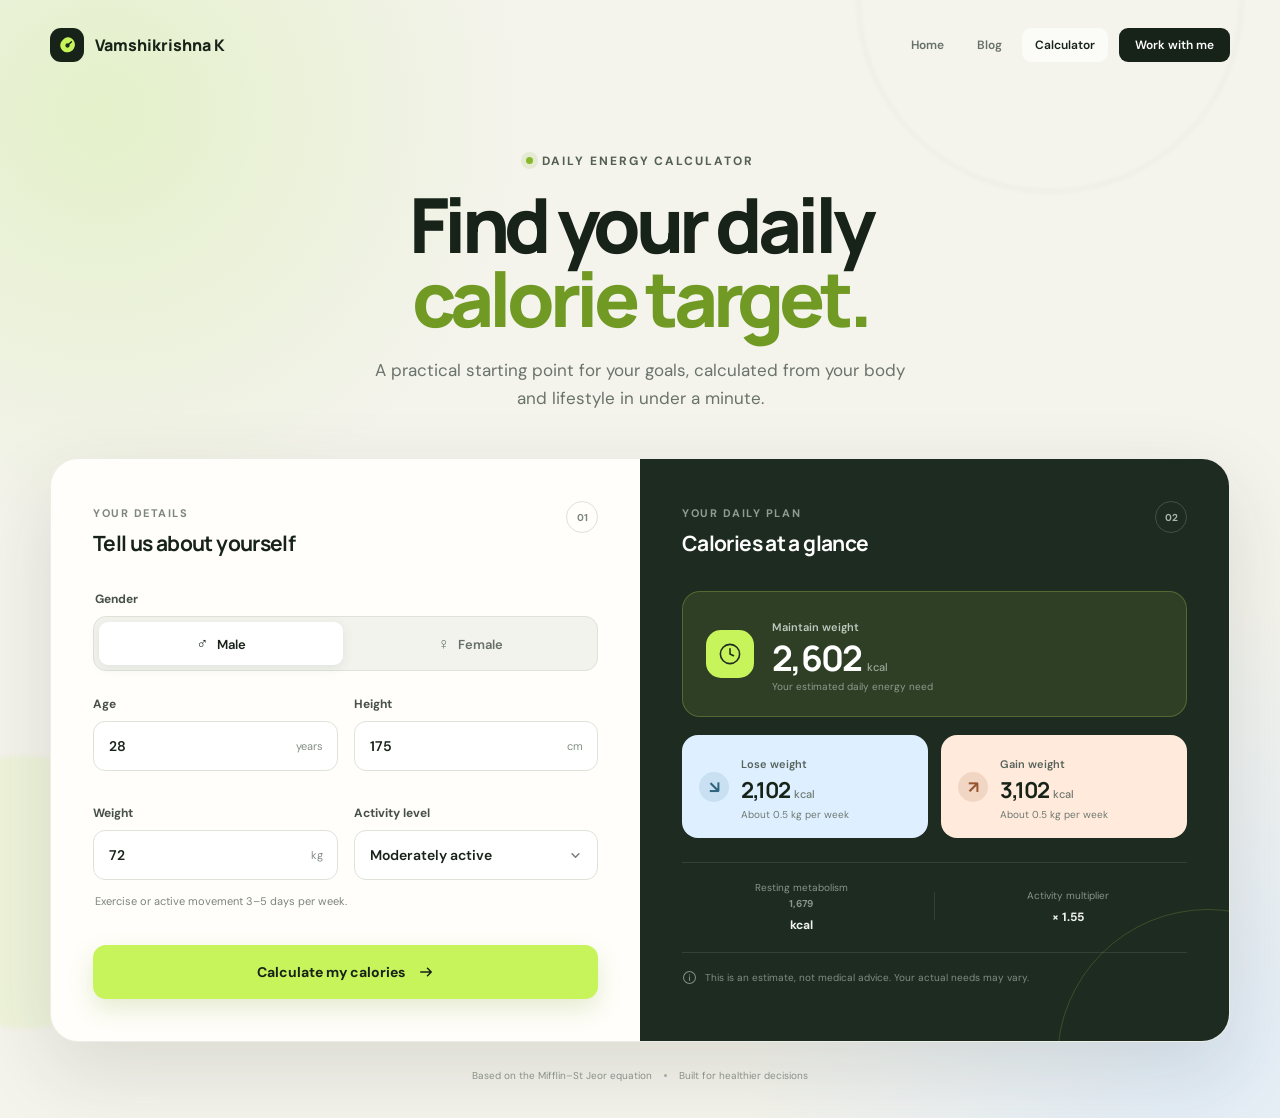
<file: calculator.html>
<!DOCTYPE html>
<html lang="en">
  <head>
    <meta charset="UTF-8" />
    <meta name="viewport" content="width=device-width, initial-scale=1.0" />
    <meta
      name="description"
      content="Estimate daily calories for maintaining, losing, or gaining weight."
    />
    <title>Calorie Calculator | Vamshikrishna K</title>
    <link rel="preconnect" href="https://fonts.googleapis.com" />
    <link rel="preconnect" href="https://fonts.gstatic.com" crossorigin />
    <link
      href="https://fonts.googleapis.com/css2?family=DM+Sans:wght@400;500;600;700&family=Manrope:wght@700;800&display=swap"
      rel="stylesheet"
    />
    <link rel="stylesheet" href="styles.css" />
  </head>
  <body>
    <div class="ambient ambient-one" aria-hidden="true"></div>
    <div class="ambient ambient-two" aria-hidden="true"></div>

    <main class="page-shell">
      <header class="site-header">
        <a class="brand" href="index.html" aria-label="Vamshikrishna K home">
          <span class="brand-mark" aria-hidden="true">
            <svg viewBox="0 0 32 32" role="img">
              <path d="M16 4.5c5.1 0 9.5 3.8 10.2 8.8.8 5.3-2.5 10.5-7.6 11.9-4.4 1.2-9.2-.7-11.4-4.7-2.3-4.2-1.2-9.5 2.5-12.5A10 10 0 0 1 16 4.5Z" />
              <path class="needle" d="m16 16 5.5-5.2" />
              <circle class="needle" cx="16" cy="16" r="2" />
            </svg>
          </span>
          <span>Vamshikrishna K</span>
        </a>
        <nav class="main-nav" aria-label="Main navigation">
          <a href="index.html">Home</a>
          <a href="blog.html">Blog</a>
          <a class="active" href="calculator.html" aria-current="page">Calculator</a>
          <a class="nav-cta" href="index.html#coaching">Work with me</a>
        </nav>
      </header>

      <section class="hero">
        <div class="eyebrow"><span></span> Daily energy calculator</div>
        <h1>Find your daily<br /><em>calorie target.</em></h1>
        <p>
          A practical starting point for your goals, calculated from your body
          and lifestyle in under a minute.
        </p>
      </section>

      <section class="calculator" aria-label="Daily calorie calculator">
        <form class="form-panel" id="calorie-form" novalidate>
          <div class="panel-heading">
            <div>
              <span class="step-label">Your details</span>
              <h2>Tell us about yourself</h2>
            </div>
            <span class="step-count">01</span>
          </div>

          <fieldset class="field-group">
            <legend>Gender</legend>
            <div class="segmented-control">
              <input type="radio" id="male" name="gender" value="male" checked />
              <label for="male">
                <span aria-hidden="true">♂</span> Male
              </label>
              <input type="radio" id="female" name="gender" value="female" />
              <label for="female">
                <span aria-hidden="true">♀</span> Female
              </label>
            </div>
          </fieldset>

          <div class="input-grid">
            <label class="input-wrap" for="age">
              <span>Age</span>
              <span class="input-shell">
                <input id="age" name="age" type="number" min="15" max="100" value="28" required />
                <small>years</small>
              </span>
              <span class="error" id="age-error"></span>
            </label>

            <label class="input-wrap" for="height">
              <span>Height</span>
              <span class="input-shell">
                <input id="height" name="height" type="number" min="120" max="230" value="175" required />
                <small>cm</small>
              </span>
              <span class="error" id="height-error"></span>
            </label>

            <label class="input-wrap" for="weight">
              <span>Weight</span>
              <span class="input-shell">
                <input id="weight" name="weight" type="number" min="35" max="300" step="0.1" value="72" required />
                <small>kg</small>
              </span>
              <span class="error" id="weight-error"></span>
            </label>

            <label class="input-wrap" for="activity">
              <span>Activity level</span>
              <span class="select-shell">
                <select id="activity" name="activity">
                  <option value="1.2">Sedentary</option>
                  <option value="1.375">Lightly active</option>
                  <option value="1.55" selected>Moderately active</option>
                  <option value="1.725">Very active</option>
                  <option value="1.9">Extra active</option>
                </select>
                <svg viewBox="0 0 20 20" aria-hidden="true"><path d="m6 8 4 4 4-4" /></svg>
              </span>
            </label>
          </div>

          <p class="activity-hint" id="activity-hint">
            Exercise or active movement 3–5 days per week.
          </p>

          <button class="calculate-button" type="submit">
            Calculate my calories
            <svg viewBox="0 0 24 24" aria-hidden="true"><path d="M5 12h14M14 7l5 5-5 5" /></svg>
          </button>
        </form>

        <section class="results-panel" id="results" aria-live="polite">
          <div class="panel-heading results-heading">
            <div>
              <span class="step-label">Your daily plan</span>
              <h2>Calories at a glance</h2>
            </div>
            <span class="step-count">02</span>
          </div>

          <article class="primary-result">
            <div class="result-icon" aria-hidden="true">
              <svg viewBox="0 0 32 32">
                <path d="M16 27c6.1 0 11-4.9 11-11S22.1 5 16 5 5 9.9 5 16s4.9 11 11 11Z" />
                <path d="M16 10v6l4 2" />
              </svg>
            </div>
            <div class="primary-copy">
              <span>Maintain weight</span>
              <strong><span id="maintain-calories">2,600</span> <small>kcal</small></strong>
              <p>Your estimated daily energy need</p>
            </div>
          </article>

          <div class="goal-grid">
            <article class="goal-card lose-card">
              <span class="goal-icon" aria-hidden="true">↘</span>
              <div>
                <span>Lose weight</span>
                <strong><span id="lose-calories">2,100</span> <small>kcal</small></strong>
                <p>About 0.5 kg per week</p>
              </div>
            </article>
            <article class="goal-card gain-card">
              <span class="goal-icon" aria-hidden="true">↗</span>
              <div>
                <span>Gain weight</span>
                <strong><span id="gain-calories">3,100</span> <small>kcal</small></strong>
                <p>About 0.5 kg per week</p>
              </div>
            </article>
          </div>

          <div class="result-meta">
            <div>
              <span>Resting metabolism</span>
              <strong><span id="bmr-value">1,677</span> kcal</strong>
            </div>
            <span class="meta-divider"></span>
            <div>
              <span>Activity multiplier</span>
              <strong id="activity-value">× 1.55</strong>
            </div>
          </div>

          <p class="disclaimer">
            <svg viewBox="0 0 20 20" aria-hidden="true"><circle cx="10" cy="10" r="8" /><path d="M10 9v5M10 6.5v.1" /></svg>
            This is an estimate, not medical advice. Your actual needs may vary.
          </p>
        </section>
      </section>

      <footer>
        <span>Based on the Mifflin–St Jeor equation</span>
        <span class="footer-dot"></span>
        <span>Built for healthier decisions</span>
      </footer>
    </main>

    <script src="script.js"></script>
  </body>
</html>
</file>
<file: styles.css>
:root {
  --ink: #172218;
  --muted: #69736b;
  --cream: #f4f3ec;
  --paper: #fffefa;
  --lime: #c7f45b;
  --lime-dark: #315b2e;
  --line: #dfe2d9;
  --blue: #def0ff;
  --blue-ink: #2f647c;
  --peach: #ffeadb;
  --peach-ink: #985631;
  --shadow: 0 28px 80px rgba(45, 55, 40, 0.13);
}

* {
  box-sizing: border-box;
}

html {
  scroll-behavior: smooth;
}

body {
  min-height: 100vh;
  margin: 0;
  overflow-x: hidden;
  color: var(--ink);
  background:
    radial-gradient(circle at 8% 10%, rgba(214, 239, 174, 0.55), transparent 26rem),
    radial-gradient(circle at 93% 93%, rgba(214, 232, 255, 0.62), transparent 28rem),
    var(--cream);
  font-family: "DM Sans", sans-serif;
  -webkit-font-smoothing: antialiased;
}

button,
input,
select {
  font: inherit;
}

.ambient {
  position: fixed;
  z-index: -1;
  border-radius: 999px;
  filter: blur(2px);
  pointer-events: none;
}

.ambient-one {
  width: 24rem;
  height: 24rem;
  top: -12rem;
  right: 3%;
  border: 1px solid rgba(49, 91, 46, 0.1);
}

.ambient-two {
  width: 17rem;
  height: 17rem;
  bottom: -8rem;
  left: -7rem;
  background: rgba(199, 244, 91, 0.12);
}

.page-shell {
  width: min(1180px, calc(100% - 40px));
  margin: 0 auto;
}

.site-header {
  display: flex;
  align-items: center;
  justify-content: space-between;
  padding: 28px 0;
}

.brand {
  display: inline-flex;
  gap: 11px;
  align-items: center;
  color: var(--ink);
  font-family: "Manrope", sans-serif;
  font-size: 16px;
  font-weight: 800;
  text-decoration: none;
}

.brand-mark {
  display: grid;
  width: 34px;
  height: 34px;
  place-items: center;
  border-radius: 11px;
  background: var(--ink);
}

.brand-mark svg {
  width: 23px;
  fill: var(--lime);
}

.brand-mark .needle {
  fill: none;
  stroke: var(--ink);
  stroke-linecap: round;
  stroke-width: 2;
}

.header-note {
  color: var(--muted);
  font-size: 13px;
}

.hero {
  max-width: 740px;
  margin: 58px auto 46px;
  text-align: center;
}

.eyebrow {
  display: inline-flex;
  gap: 9px;
  align-items: center;
  color: #536052;
  font-size: 12px;
  font-weight: 700;
  letter-spacing: 0.16em;
  text-transform: uppercase;
}

.eyebrow span {
  width: 7px;
  height: 7px;
  border-radius: 50%;
  background: #87b82a;
  box-shadow: 0 0 0 5px rgba(135, 184, 42, 0.13);
}

.hero h1 {
  margin: 18px 0 20px;
  font-family: "Manrope", sans-serif;
  font-size: clamp(46px, 6.2vw, 76px);
  font-weight: 800;
  letter-spacing: -0.065em;
  line-height: 0.98;
}

.hero h1 em {
  color: #719a25;
  font-style: normal;
}

.hero p {
  max-width: 560px;
  margin: 0 auto;
  color: var(--muted);
  font-size: 17px;
  line-height: 1.65;
}

.calculator {
  display: grid;
  width: 100%;
  max-width: 100%;
  grid-template-columns: 1fr 1fr;
  overflow: hidden;
  border: 1px solid rgba(26, 40, 29, 0.08);
  border-radius: 28px;
  background: var(--paper);
  box-shadow: var(--shadow);
}

.form-panel,
.results-panel {
  min-width: 0;
  padding: 42px;
}

.results-panel {
  position: relative;
  background: #1e2b20;
  color: white;
}

.results-panel::after {
  position: absolute;
  width: 300px;
  height: 300px;
  right: -130px;
  bottom: -170px;
  border: 1px solid rgba(199, 244, 91, 0.18);
  border-radius: 50%;
  content: "";
}

.panel-heading {
  display: flex;
  align-items: flex-start;
  justify-content: space-between;
  margin-bottom: 34px;
}

.step-label {
  color: #7d877e;
  font-size: 11px;
  font-weight: 700;
  letter-spacing: 0.14em;
  text-transform: uppercase;
}

.panel-heading h2 {
  margin: 7px 0 0;
  font-family: "Manrope", sans-serif;
  font-size: 21px;
  letter-spacing: -0.03em;
}

.step-count {
  display: grid;
  width: 32px;
  height: 32px;
  place-items: center;
  border: 1px solid var(--line);
  border-radius: 50%;
  color: #7c867e;
  font-size: 10px;
  font-weight: 700;
}

.results-heading .step-label {
  color: #8f9c90;
}

.results-heading .step-count {
  border-color: rgba(255, 255, 255, 0.17);
  color: #aab5ab;
}

.field-group {
  margin: 0 0 25px;
  padding: 0;
  border: 0;
}

.field-group legend,
.input-wrap > span:first-child {
  display: block;
  margin-bottom: 9px;
  color: #485149;
  font-size: 12px;
  font-weight: 700;
}

.segmented-control {
  display: grid;
  grid-template-columns: 1fr 1fr;
  gap: 5px;
  padding: 5px;
  border: 1px solid var(--line);
  border-radius: 13px;
  background: #f2f3ed;
}

.segmented-control input {
  position: absolute;
  opacity: 0;
  pointer-events: none;
}

.segmented-control label {
  padding: 11px;
  border-radius: 9px;
  color: #667068;
  cursor: pointer;
  font-size: 13px;
  font-weight: 600;
  text-align: center;
  transition: 180ms ease;
}

.segmented-control label span {
  margin-right: 5px;
  font-size: 16px;
}

.segmented-control input:checked + label {
  color: var(--ink);
  background: white;
  box-shadow: 0 3px 12px rgba(49, 61, 50, 0.09);
}

.segmented-control input:focus-visible + label {
  outline: 3px solid rgba(113, 154, 37, 0.32);
}

.input-grid {
  display: grid;
  grid-template-columns: 1fr 1fr;
  gap: 20px 16px;
}

.input-wrap {
  min-width: 0;
}

.input-shell,
.select-shell {
  position: relative;
  display: flex;
  align-items: center;
}

.input-shell input,
.select-shell select {
  width: 100%;
  height: 50px;
  border: 1px solid var(--line);
  border-radius: 12px;
  outline: none;
  color: var(--ink);
  background: white;
  font-size: 14px;
  font-weight: 600;
  transition: border-color 160ms ease, box-shadow 160ms ease;
}

.input-shell input {
  padding: 0 60px 0 15px;
}

.select-shell select {
  padding: 0 40px 0 15px;
  appearance: none;
}

.input-shell input:focus,
.select-shell select:focus {
  border-color: #88ad42;
  box-shadow: 0 0 0 4px rgba(136, 173, 66, 0.12);
}

.input-shell input.invalid {
  border-color: #d56c5b;
  box-shadow: 0 0 0 4px rgba(213, 108, 91, 0.1);
}

.input-shell small {
  position: absolute;
  right: 15px;
  color: #858e86;
  font-size: 11px;
  pointer-events: none;
}

.select-shell svg {
  position: absolute;
  right: 14px;
  width: 17px;
  fill: none;
  stroke: #768078;
  stroke-linecap: round;
  stroke-linejoin: round;
  stroke-width: 1.8;
  pointer-events: none;
}

.error {
  display: block;
  min-height: 14px;
  padding: 4px 2px 0;
  color: #b84e3d;
  font-size: 10px;
}

.activity-hint {
  min-height: 34px;
  margin: 0 0 17px;
  padding: 0 2px;
  color: #7b847d;
  font-size: 11px;
  line-height: 1.45;
}

.calculate-button {
  display: flex;
  width: 100%;
  height: 54px;
  align-items: center;
  justify-content: center;
  gap: 12px;
  border: 0;
  border-radius: 13px;
  color: #172218;
  background: var(--lime);
  box-shadow: 0 10px 24px rgba(124, 161, 45, 0.2);
  cursor: pointer;
  font-size: 14px;
  font-weight: 700;
  transition: transform 160ms ease, background 160ms ease, box-shadow 160ms ease;
}

.calculate-button:hover {
  transform: translateY(-2px);
  background: #d3fa75;
  box-shadow: 0 14px 28px rgba(124, 161, 45, 0.25);
}

.calculate-button:active {
  transform: translateY(0);
}

.calculate-button svg {
  width: 18px;
  fill: none;
  stroke: currentColor;
  stroke-linecap: round;
  stroke-linejoin: round;
  stroke-width: 2;
}

.primary-result {
  display: flex;
  align-items: center;
  gap: 18px;
  margin-bottom: 18px;
  padding: 23px;
  border: 1px solid rgba(199, 244, 91, 0.23);
  border-radius: 18px;
  background: rgba(199, 244, 91, 0.1);
}

.result-icon {
  display: grid;
  width: 48px;
  height: 48px;
  flex: 0 0 auto;
  place-items: center;
  border-radius: 15px;
  background: var(--lime);
}

.result-icon svg {
  width: 28px;
  fill: none;
  stroke: #1e2b20;
  stroke-linecap: round;
  stroke-linejoin: round;
  stroke-width: 1.8;
}

.primary-copy > span,
.goal-card > div > span {
  color: #bec8bf;
  font-size: 11px;
  font-weight: 600;
}

.primary-copy strong {
  display: block;
  margin: 2px 0;
  font-family: "Manrope", sans-serif;
  font-size: 35px;
  letter-spacing: -0.05em;
  line-height: 1.15;
}

.primary-copy strong small,
.goal-card strong small {
  color: #9da99e;
  font-family: "DM Sans", sans-serif;
  font-size: 11px;
  font-weight: 500;
  letter-spacing: 0;
}

.primary-copy p,
.goal-card p {
  margin: 0;
  color: #8f9a90;
  font-size: 10px;
}

.goal-grid {
  display: grid;
  grid-template-columns: 1fr 1fr;
  gap: 13px;
}

.goal-card {
  display: flex;
  min-width: 0;
  align-items: center;
  gap: 12px;
  padding: 17px;
  border-radius: 16px;
  color: var(--ink);
}

.lose-card {
  background: var(--blue);
}

.gain-card {
  background: var(--peach);
}

.goal-icon {
  display: grid;
  width: 30px;
  height: 30px;
  flex: 0 0 auto;
  place-items: center;
  border-radius: 50%;
  font-size: 17px;
  font-weight: 700;
}

.lose-card .goal-icon {
  color: var(--blue-ink);
  background: rgba(75, 135, 161, 0.15);
}

.gain-card .goal-icon {
  color: var(--peach-ink);
  background: rgba(152, 86, 49, 0.13);
}

.goal-card > div > span {
  color: #56625b;
}

.goal-card strong {
  display: block;
  margin: 2px 0 3px;
  font-family: "Manrope", sans-serif;
  font-size: 22px;
  letter-spacing: -0.04em;
  white-space: nowrap;
}

.goal-card strong small,
.goal-card p {
  color: #6f7972;
}

.result-meta {
  display: grid;
  grid-template-columns: 1fr auto 1fr;
  align-items: center;
  margin-top: 24px;
  padding: 18px 4px;
  border-top: 1px solid rgba(255, 255, 255, 0.1);
  border-bottom: 1px solid rgba(255, 255, 255, 0.1);
}

.result-meta div {
  text-align: center;
}

.result-meta span {
  display: block;
  margin-bottom: 3px;
  color: #89948a;
  font-size: 10px;
}

.result-meta strong {
  color: #eef3ee;
  font-size: 12px;
}

.meta-divider {
  width: 1px;
  height: 28px;
  margin: 0 18px;
  background: rgba(255, 255, 255, 0.1);
}

.disclaimer {
  position: relative;
  z-index: 1;
  display: flex;
  gap: 8px;
  align-items: flex-start;
  margin: 17px 0 0;
  color: #818d82;
  font-size: 10px;
  line-height: 1.5;
}

.disclaimer svg {
  width: 15px;
  flex: 0 0 auto;
  fill: none;
  stroke: currentColor;
  stroke-linecap: round;
  stroke-width: 1.4;
}

.results-panel.is-updated .primary-result,
.results-panel.is-updated .goal-card {
  animation: result-pop 420ms ease both;
}

.results-panel.is-updated .goal-card:nth-child(1) {
  animation-delay: 50ms;
}

.results-panel.is-updated .goal-card:nth-child(2) {
  animation-delay: 100ms;
}

@keyframes result-pop {
  0% { transform: translateY(6px); opacity: 0.55; }
  100% { transform: translateY(0); opacity: 1; }
}

footer {
  display: flex;
  align-items: center;
  justify-content: center;
  gap: 12px;
  padding: 27px 0 36px;
  color: #899088;
  font-size: 10px;
}

.footer-dot {
  width: 3px;
  height: 3px;
  border-radius: 50%;
  background: #a3aaa3;
}

/* Shared navigation */
.main-nav {
  display: flex;
  align-items: center;
  gap: 7px;
}

.main-nav a {
  padding: 9px 13px;
  border-radius: 9px;
  color: #667068;
  font-size: 12px;
  font-weight: 600;
  text-decoration: none;
  transition: color 160ms ease, background 160ms ease;
}

.main-nav a:hover,
.main-nav a.active {
  color: var(--ink);
  background: rgba(255, 255, 255, 0.62);
}

.main-nav .nav-cta {
  margin-left: 4px;
  padding-inline: 16px;
  color: white;
  background: var(--ink);
}

.main-nav .nav-cta:hover {
  color: var(--ink);
  background: var(--lime);
}

/* Coaching homepage */
.home-page {
  background:
    radial-gradient(circle at 8% 12%, rgba(214, 239, 174, 0.58), transparent 28rem),
    radial-gradient(circle at 91% 7%, rgba(232, 240, 215, 0.8), transparent 24rem),
    var(--cream);
}

.coach-hero {
  display: grid;
  grid-template-columns: 1.02fr 0.98fr;
  gap: clamp(38px, 6vw, 88px);
  align-items: center;
  min-height: 650px;
  padding: 72px 0 82px;
}

.coach-hero-copy h1 {
  margin: 22px 0 24px;
  font-family: "Manrope", sans-serif;
  font-size: clamp(52px, 6vw, 82px);
  font-weight: 800;
  letter-spacing: -0.067em;
  line-height: 0.98;
}

.coach-hero-copy h1 em {
  color: #719a25;
  font-style: normal;
}

.coach-lead {
  max-width: 545px;
  margin: 0;
  color: var(--muted);
  font-size: 18px;
  line-height: 1.7;
}

.hero-actions {
  display: flex;
  flex-wrap: wrap;
  gap: 22px;
  align-items: center;
  margin-top: 34px;
}

.primary-link {
  display: inline-flex;
  min-height: 53px;
  align-items: center;
  justify-content: center;
  gap: 12px;
  padding: 0 23px;
  border-radius: 13px;
  color: var(--ink);
  background: var(--lime);
  box-shadow: 0 12px 27px rgba(124, 161, 45, 0.2);
  font-size: 13px;
  font-weight: 700;
  text-decoration: none;
  transition: transform 160ms ease, box-shadow 160ms ease;
}

.primary-link:hover {
  transform: translateY(-2px);
  box-shadow: 0 16px 30px rgba(124, 161, 45, 0.27);
}

.primary-link svg {
  width: 18px;
  fill: none;
  stroke: currentColor;
  stroke-linecap: round;
  stroke-linejoin: round;
  stroke-width: 2;
}

.text-link {
  color: var(--ink);
  font-size: 13px;
  font-weight: 700;
  text-decoration: none;
}

.text-link span {
  margin-left: 4px;
  color: #719a25;
}

.trust-row {
  display: flex;
  gap: 15px;
  align-items: center;
  margin-top: 42px;
}

.avatar-stack {
  display: flex;
}

.avatar-stack span {
  display: grid;
  width: 34px;
  height: 34px;
  place-items: center;
  margin-left: -7px;
  border: 2px solid var(--cream);
  border-radius: 50%;
  color: white;
  background: #506e40;
  font-size: 9px;
  font-weight: 700;
}

.avatar-stack span:first-child {
  margin-left: 0;
  background: #c07e55;
}

.avatar-stack span:last-child {
  background: #647988;
}

.stars {
  color: #7ca62d;
  font-size: 10px;
  letter-spacing: 2px;
}

.trust-row p {
  margin: 3px 0 0;
  color: #69736b;
  font-size: 10px;
}

.coach-visual {
  position: relative;
  min-height: 500px;
  overflow: hidden;
  border-radius: 38px;
  background:
    linear-gradient(145deg, rgba(255, 255, 255, 0.08), transparent 45%),
    #1e2b20;
  box-shadow: 0 30px 70px rgba(39, 55, 39, 0.2);
  isolation: isolate;
}

.coach-photo-wrap {
  background: #d9d8d4;
}

.coach-photo-wrap::before {
  display: none;
}

.coach-photo {
  display: block;
  width: 100%;
  height: 100%;
  object-fit: cover;
  object-position: center center;
}

.coach-visual::before {
  position: absolute;
  inset: 0;
  z-index: -1;
  opacity: 0.32;
  background-image: radial-gradient(rgba(199, 244, 91, 0.2) 1px, transparent 1px);
  background-size: 24px 24px;
  content: "";
}

.visual-orbit {
  position: absolute;
  z-index: -1;
  border: 1px solid rgba(199, 244, 91, 0.2);
  border-radius: 50%;
}

.orbit-one {
  width: 360px;
  height: 360px;
  top: -140px;
  right: -110px;
}

.orbit-two {
  width: 230px;
  height: 230px;
  bottom: -110px;
  left: -70px;
}

.coach-card-main {
  position: absolute;
  top: 93px;
  right: 58px;
  left: 58px;
  padding: 38px;
  border: 1px solid rgba(255, 255, 255, 0.12);
  border-radius: 24px;
  background: rgba(255, 255, 255, 0.07);
  box-shadow: 0 20px 40px rgba(0, 0, 0, 0.13);
  backdrop-filter: blur(16px);
}

.mini-label {
  color: #95a397;
  font-size: 10px;
  font-weight: 700;
  letter-spacing: 0.15em;
  text-transform: uppercase;
}

.coach-card-main > strong {
  display: block;
  margin: 12px 0 15px;
  color: white;
  font-family: "Manrope", sans-serif;
  font-size: clamp(35px, 4vw, 50px);
  letter-spacing: -0.055em;
  line-height: 1.02;
}

.coach-card-main > p {
  max-width: 330px;
  margin: 0;
  color: #aeb9af;
  font-size: 12px;
  line-height: 1.65;
}

.progress-steps {
  display: grid;
  grid-template-columns: repeat(4, 1fr);
  gap: 6px;
  margin-top: 27px;
}

.progress-steps span {
  height: 4px;
  border-radius: 4px;
  background: rgba(255, 255, 255, 0.15);
}

.progress-steps .complete {
  background: var(--lime);
}

.floating-card {
  position: absolute;
  z-index: 2;
  display: flex;
  gap: 10px;
  align-items: center;
  padding: 12px 15px;
  border-radius: 14px;
  background: var(--paper);
  box-shadow: 0 16px 35px rgba(7, 20, 9, 0.24);
}

.floating-card strong,
.floating-card small {
  display: block;
}

.floating-card strong {
  font-size: 11px;
}

.floating-card small {
  margin-top: 2px;
  color: #849086;
  font-size: 8px;
}

.habit-card {
  top: 52px;
  left: 25px;
  transform: rotate(-4deg);
}

.float-icon {
  display: grid;
  width: 27px;
  height: 27px;
  place-items: center;
  border-radius: 9px;
  background: var(--lime);
  font-weight: 800;
}

.balance-card {
  right: 24px;
  bottom: 52px;
  transform: rotate(3deg);
}

.balance-ring {
  display: grid;
  width: 30px;
  height: 30px;
  place-items: center;
  border: 5px solid #dce6d2;
  border-top-color: #83ad32;
  border-radius: 50%;
}

.balance-ring i {
  width: 5px;
  height: 5px;
  border-radius: 50%;
  background: var(--ink);
}

.visual-caption {
  position: absolute;
  bottom: 25px;
  left: 31px;
  color: #8e9b90;
  font-size: 9px;
}

.visual-caption strong {
  color: #cbd5cc;
}

.proof-strip {
  display: grid;
  grid-template-columns: repeat(4, 1fr);
  border-top: 1px solid rgba(49, 65, 51, 0.12);
  border-bottom: 1px solid rgba(49, 65, 51, 0.12);
}

.proof-strip div {
  display: flex;
  gap: 13px;
  align-items: center;
  padding: 24px 20px;
  border-right: 1px solid rgba(49, 65, 51, 0.12);
}

.proof-strip div:last-child {
  border-right: 0;
}

.proof-strip strong {
  color: #81a43e;
  font-size: 10px;
}

.proof-strip span {
  color: #4d584f;
  font-size: 11px;
  font-weight: 600;
}

.method-section {
  padding: 118px 0 110px;
}

.section-intro {
  display: grid;
  grid-template-columns: 1fr 1fr;
  column-gap: 50px;
  align-items: end;
  margin-bottom: 48px;
}

.section-intro .eyebrow {
  grid-column: 1 / -1;
  margin-bottom: 16px;
}

.section-intro h2 {
  margin: 0;
  font-family: "Manrope", sans-serif;
  font-size: clamp(35px, 4.4vw, 55px);
  letter-spacing: -0.055em;
  line-height: 1.05;
}

.section-intro > p {
  max-width: 470px;
  margin: 0 0 4px;
  color: var(--muted);
  font-size: 15px;
  line-height: 1.7;
}

.method-grid {
  display: grid;
  grid-template-columns: repeat(3, 1fr);
  gap: 15px;
}

.method-card {
  position: relative;
  min-height: 275px;
  padding: 30px;
  border: 1px solid rgba(33, 48, 35, 0.09);
  border-radius: 20px;
  background: rgba(255, 255, 255, 0.58);
}

.featured-method {
  background: #e8f5cd;
}

.method-number {
  position: absolute;
  top: 25px;
  right: 26px;
  color: #a1aaa2;
  font-size: 9px;
  font-weight: 700;
}

.method-icon {
  display: grid;
  width: 42px;
  height: 42px;
  place-items: center;
  border-radius: 13px;
  color: var(--lime);
  background: var(--ink);
  font-size: 19px;
}

.method-card h3 {
  margin: 34px 0 10px;
  font-family: "Manrope", sans-serif;
  font-size: 18px;
  letter-spacing: -0.03em;
}

.method-card p {
  margin: 0;
  color: #707971;
  font-size: 12px;
  line-height: 1.65;
}

.method-card a {
  display: inline-block;
  margin-top: 20px;
  color: #557620;
  font-size: 11px;
  font-weight: 700;
  text-decoration: none;
}

.method-card a span {
  margin-left: 5px;
}

.testimonials-section {
  padding: 0 0 110px;
}

.testimonials-heading {
  display: grid;
  grid-template-columns: 1.15fr 0.85fr;
  gap: 50px;
  align-items: end;
  margin-bottom: 45px;
}

.testimonials-heading h2 {
  margin: 16px 0 0;
  font-family: "Manrope", sans-serif;
  font-size: clamp(38px, 4.5vw, 56px);
  letter-spacing: -0.055em;
  line-height: 1.04;
}

.testimonials-heading > p {
  max-width: 450px;
  margin: 0 0 4px;
  color: var(--muted);
  font-size: 14px;
  line-height: 1.75;
}

.testimonials-grid {
  display: grid;
  grid-template-columns: repeat(3, 1fr);
  gap: 15px;
}

.testimonial-card {
  display: flex;
  min-height: 285px;
  flex-direction: column;
  padding: 30px;
  border: 1px solid rgba(33, 48, 35, 0.09);
  border-radius: 20px;
  background: rgba(255, 255, 255, 0.62);
}

.testimonial-image {
  display: block;
  width: 100%;
  aspect-ratio: 1.55 / 1;
  margin-bottom: 23px;
  border-radius: 14px;
  object-fit: cover;
  object-position: center 34%;
}

.featured-testimonial {
  color: white;
  background: var(--ink);
}

.testimonial-stars {
  color: #80a832;
  font-size: 10px;
  letter-spacing: 3px;
}

.testimonial-card blockquote {
  margin: 23px 0 35px;
  color: #455047;
  font-family: "Manrope", sans-serif;
  font-size: 15px;
  font-weight: 700;
  line-height: 1.62;
}

.featured-testimonial blockquote {
  color: #eef3ee;
}

.testimonial-person {
  display: flex;
  gap: 11px;
  align-items: center;
  margin-top: auto;
}

.testimonial-avatar {
  display: grid;
  width: 36px;
  height: 36px;
  place-items: center;
  border-radius: 50%;
  color: white;
  background: #7c905f;
  font-size: 9px;
  font-weight: 700;
}

.testimonial-card:nth-child(2) .testimonial-avatar {
  color: var(--ink);
  background: var(--lime);
}

.testimonial-card:nth-child(3) .testimonial-avatar {
  background: #788c99;
}

.testimonial-person strong,
.testimonial-person small {
  display: block;
}

.testimonial-person strong {
  font-size: 11px;
}

.testimonial-person small {
  margin-top: 2px;
  color: #879188;
  font-size: 8px;
}

.coaching-cta {
  display: flex;
  align-items: center;
  justify-content: space-between;
  gap: 35px;
  margin-bottom: 35px;
  padding: 55px;
  overflow: hidden;
  border-radius: 28px;
  color: white;
  background: var(--ink);
}

.coaching-cta h2 {
  margin: 10px 0 10px;
  font-family: "Manrope", sans-serif;
  font-size: clamp(28px, 4vw, 43px);
  letter-spacing: -0.05em;
}

.coaching-cta p {
  max-width: 570px;
  margin: 0;
  color: #9faa9f;
  font-size: 13px;
}

.light-button {
  flex: 0 0 auto;
}

.home-footer a {
  color: inherit;
  text-decoration: none;
}

/* Blog index */
.blog-page,
.article-page {
  background:
    radial-gradient(circle at 88% 8%, rgba(214, 239, 174, 0.62), transparent 27rem),
    radial-gradient(circle at 4% 78%, rgba(220, 235, 255, 0.46), transparent 24rem),
    var(--cream);
}

.blog-hero {
  max-width: 790px;
  margin: 0 auto;
  padding: 88px 0 72px;
  text-align: center;
}

.blog-hero h1 {
  margin: 19px 0 22px;
  font-family: "Manrope", sans-serif;
  font-size: clamp(50px, 6.4vw, 78px);
  letter-spacing: -0.065em;
  line-height: 0.99;
}

.blog-hero h1 em {
  color: #719a25;
  font-style: normal;
}

.blog-hero > p {
  max-width: 610px;
  margin: 0 auto;
  color: var(--muted);
  font-size: 16px;
  line-height: 1.7;
}

.featured-post {
  display: grid;
  grid-template-columns: 1fr 1fr;
  min-height: 470px;
  overflow: hidden;
  border: 1px solid rgba(33, 48, 35, 0.08);
  border-radius: 27px;
  background: var(--paper);
  box-shadow: 0 26px 65px rgba(45, 55, 40, 0.11);
}

.featured-post-art,
.article-art {
  position: relative;
  min-height: 430px;
  overflow: hidden;
  color: white;
  background: #1d2b20;
  isolation: isolate;
}

.art-deficit::before {
  position: absolute;
  inset: 0;
  z-index: -1;
  opacity: 0.34;
  background-image: radial-gradient(rgba(199, 244, 91, 0.35) 1px, transparent 1px);
  background-size: 24px 24px;
  content: "";
}

.art-number {
  position: absolute;
  top: 28px;
  left: 30px;
  z-index: 2;
  color: rgba(255, 255, 255, 0.55);
  font-size: 10px;
  font-weight: 700;
  letter-spacing: 0.14em;
}

.featured-post-art > strong,
.article-art > strong {
  position: absolute;
  z-index: 2;
  right: 35px;
  bottom: 30px;
  font-family: "Manrope", sans-serif;
  font-size: clamp(48px, 6vw, 74px);
  letter-spacing: -0.08em;
  line-height: 0.75;
  text-align: right;
}

.art-ring {
  position: absolute;
  border: 1px solid rgba(199, 244, 91, 0.32);
  border-radius: 50%;
}

.ring-a {
  width: 330px;
  height: 330px;
  top: 45px;
  left: 54px;
}

.ring-b {
  width: 190px;
  height: 190px;
  top: 115px;
  left: 124px;
  background: rgba(199, 244, 91, 0.1);
}

.featured-post-copy {
  display: flex;
  align-items: flex-start;
  justify-content: center;
  flex-direction: column;
  padding: 48px;
}

.post-category {
  display: inline-block;
  color: #769e2b;
  font-size: 10px;
  font-weight: 700;
  letter-spacing: 0.13em;
  text-transform: uppercase;
}

.featured-post-copy h2 {
  margin: 15px 0 17px;
  font-family: "Manrope", sans-serif;
  font-size: clamp(29px, 3.2vw, 42px);
  letter-spacing: -0.052em;
  line-height: 1.09;
}

.featured-post-copy > p {
  margin: 0;
  color: var(--muted);
  font-size: 13px;
  line-height: 1.7;
}

.post-meta {
  display: flex;
  gap: 16px;
  margin: 22px 0 27px;
  color: #8a938c;
  font-size: 9px;
}

.post-meta span + span::before {
  margin-right: 16px;
  color: #b1b7b2;
  content: "•";
}

.latest-posts {
  padding: 112px 0;
}

.blog-section-heading {
  display: flex;
  align-items: flex-end;
  justify-content: space-between;
  gap: 30px;
  margin-bottom: 36px;
}

.blog-section-heading h2 {
  margin: 10px 0 0;
  font-family: "Manrope", sans-serif;
  font-size: 39px;
  letter-spacing: -0.05em;
}

.blog-section-heading > span {
  margin-bottom: 7px;
  color: var(--muted);
  font-size: 11px;
}

.blog-grid {
  display: grid;
  grid-template-columns: 1fr 1fr;
  gap: 17px;
}

.blog-card {
  overflow: hidden;
  border: 1px solid rgba(33, 48, 35, 0.08);
  border-radius: 22px;
  background: rgba(255, 255, 255, 0.65);
}

.blog-card-art {
  position: relative;
  display: block;
  height: 260px;
  overflow: hidden;
  text-decoration: none;
}

.blog-card-art > span {
  position: absolute;
  top: 24px;
  left: 25px;
  z-index: 2;
  color: rgba(255, 255, 255, 0.68);
  font-size: 10px;
  font-weight: 700;
}

.art-habits {
  background: #405a43;
}

.art-habits > i {
  position: absolute;
  width: 170px;
  height: 170px;
  border: 25px solid rgba(199, 244, 91, 0.82);
  border-radius: 50%;
}

.art-habits > i:nth-of-type(1) { top: 46px; left: 18%; }
.art-habits > i:nth-of-type(2) { top: 46px; left: 38%; opacity: 0.65; }
.art-habits > i:nth-of-type(3) { top: 46px; left: 58%; opacity: 0.35; }

.art-plate {
  background: #dceac1;
}

.art-plate > span {
  color: rgba(30, 43, 32, 0.55);
}

.plate-graphic {
  position: absolute;
  top: 50%;
  left: 50%;
  width: 170px;
  height: 170px;
  overflow: hidden;
  border: 12px solid white;
  border-radius: 50%;
  background: #9ecc4d;
  box-shadow: 0 18px 35px rgba(54, 76, 45, 0.18);
  transform: translate(-50%, -50%);
}

.plate-graphic i {
  position: absolute;
  background: #f3c58e;
}

.plate-graphic i:nth-child(1) { width: 50%; height: 100%; right: 0; }
.plate-graphic i:nth-child(2) { width: 50%; height: 50%; left: 0; bottom: 0; background: #aacbe0; }
.plate-graphic i:nth-child(3) { width: 2px; height: 100%; left: 50%; background: white; }

.blog-card-copy {
  padding: 30px;
}

.blog-card h3 {
  margin: 12px 0 12px;
  font-family: "Manrope", sans-serif;
  font-size: 22px;
  letter-spacing: -0.04em;
  line-height: 1.2;
}

.blog-card h3 a {
  color: inherit;
  text-decoration: none;
}

.blog-card-copy > p {
  margin: 0;
  color: var(--muted);
  font-size: 12px;
  line-height: 1.7;
}

.post-card-footer {
  display: flex;
  align-items: center;
  justify-content: space-between;
  margin-top: 27px;
  padding-top: 18px;
  border-top: 1px solid rgba(33, 48, 35, 0.1);
}

.post-card-footer > span {
  color: #8a938c;
  font-size: 9px;
}

.post-card-footer a {
  display: grid;
  width: 29px;
  height: 29px;
  place-items: center;
  border-radius: 50%;
  color: var(--lime);
  background: var(--ink);
  text-decoration: none;
}

.blog-cta {
  display: grid;
  grid-template-columns: 1.1fr 0.8fr auto;
  gap: 34px;
  align-items: center;
  margin-bottom: 35px;
  padding: 46px 50px;
  border-radius: 26px;
  color: white;
  background: var(--ink);
}

.blog-cta h2 {
  margin: 9px 0 0;
  font-family: "Manrope", sans-serif;
  font-size: clamp(25px, 3vw, 37px);
  letter-spacing: -0.05em;
}

.blog-cta > p {
  margin: 0;
  color: #9faa9f;
  font-size: 12px;
  line-height: 1.65;
}

/* Individual articles */
.article-shell {
  padding: 76px 0 0;
}

.article-header {
  max-width: 850px;
  margin: 0 auto 55px;
  text-align: center;
}

.back-link {
  display: inline-block;
  margin-bottom: 35px;
  color: #667068;
  font-size: 11px;
  font-weight: 700;
  text-decoration: none;
}

.article-header h1 {
  margin: 16px 0 23px;
  font-family: "Manrope", sans-serif;
  font-size: clamp(45px, 6vw, 72px);
  letter-spacing: -0.065em;
  line-height: 1.02;
}

.article-deck {
  max-width: 690px;
  margin: 0 auto;
  color: var(--muted);
  font-size: 16px;
  line-height: 1.72;
}

.article-byline {
  display: inline-flex;
  gap: 10px;
  align-items: center;
  margin-top: 28px;
  text-align: left;
}

.byline-avatar {
  display: grid;
  width: 36px;
  height: 36px;
  place-items: center;
  border-radius: 50%;
  color: var(--lime);
  background: var(--ink);
  font-size: 9px;
  font-weight: 700;
}

.article-byline strong,
.article-byline small {
  display: block;
}

.article-byline strong { font-size: 10px; }
.article-byline small { margin-top: 2px; color: #8c958e; font-size: 8px; }

.article-art {
  min-height: 500px;
  border-radius: 28px;
}

.article-art > strong {
  right: 55px;
  bottom: 45px;
  font-size: clamp(64px, 9vw, 110px);
}

.article-habit-art {
  background: #405a43;
}

.article-habit-art > div {
  position: absolute;
  top: 50%;
  left: 43%;
  display: flex;
  transform: translate(-50%, -50%);
}

.article-habit-art i {
  display: block;
  width: 220px;
  height: 220px;
  margin-left: -75px;
  border: 33px solid rgba(199, 244, 91, 0.78);
  border-radius: 50%;
}

.article-habit-art i:nth-child(2) { opacity: 0.58; }
.article-habit-art i:nth-child(3) { opacity: 0.32; }

.article-plate-art {
  background: #dceac1;
}

.article-plate-art .plate-graphic {
  left: 36%;
  width: 270px;
  height: 270px;
  border-width: 18px;
}

.article-plate-art > strong,
.article-plate-art .art-number {
  color: var(--ink);
}

.article-layout {
  display: grid;
  grid-template-columns: 220px minmax(0, 700px);
  gap: 80px;
  justify-content: center;
  padding: 90px 0 105px;
}

.article-aside {
  position: sticky;
  top: 25px;
  align-self: start;
  padding: 20px 0;
  border-top: 1px solid rgba(33, 48, 35, 0.14);
  border-bottom: 1px solid rgba(33, 48, 35, 0.14);
}

.article-aside span,
.article-aside a {
  display: block;
}

.article-aside span {
  margin-bottom: 14px;
  color: #869087;
  font-size: 9px;
  font-weight: 700;
  letter-spacing: 0.12em;
  text-transform: uppercase;
}

.article-aside a {
  padding: 7px 0;
  color: #59635b;
  font-size: 10px;
  text-decoration: none;
}

.article-content {
  color: #455047;
  font-size: 16px;
  line-height: 1.83;
}

.article-content p {
  margin: 0 0 25px;
}

.article-content .article-lead {
  color: var(--ink);
  font-family: "Manrope", sans-serif;
  font-size: 21px;
  font-weight: 700;
  letter-spacing: -0.025em;
  line-height: 1.55;
}

.article-content h2 {
  margin: 52px 0 18px;
  color: var(--ink);
  font-family: "Manrope", sans-serif;
  font-size: 30px;
  letter-spacing: -0.045em;
  line-height: 1.2;
  scroll-margin-top: 25px;
}

.article-content ul {
  margin: 0 0 28px;
  padding-left: 20px;
}

.article-content li {
  margin-bottom: 8px;
  padding-left: 4px;
}

.article-callout {
  margin: 40px 0;
  padding: 28px 30px;
  border-left: 4px solid #8bb43b;
  border-radius: 0 15px 15px 0;
  background: #eaf5d5;
}

.article-callout strong {
  display: block;
  margin-bottom: 7px;
  color: var(--ink);
  font-family: "Manrope", sans-serif;
  font-size: 14px;
}

.article-callout p {
  margin: 0;
  font-size: 13px;
  line-height: 1.7;
}

.article-sources {
  display: flex;
  flex-wrap: wrap;
  gap: 8px 18px;
  margin-top: 55px;
  padding-top: 22px;
  border-top: 1px solid rgba(33, 48, 35, 0.13);
  font-size: 10px;
}

.article-sources strong {
  flex: 0 0 100%;
  color: #818b83;
  font-size: 9px;
  letter-spacing: 0.12em;
  text-transform: uppercase;
}

.article-sources a {
  color: #5f8128;
  font-weight: 700;
}

.article-next {
  display: flex;
  align-items: center;
  justify-content: space-between;
  gap: 30px;
  margin-bottom: 35px;
  padding: 35px 40px;
  border-radius: 20px;
  color: white;
  background: var(--ink);
}

.article-next span,
.article-next strong { display: block; }
.article-next span { margin-bottom: 6px; color: #8e9a90; font-size: 9px; text-transform: uppercase; letter-spacing: 0.12em; }
.article-next strong { font-family: "Manrope", sans-serif; font-size: 18px; }
.article-next > a { color: var(--lime); font-size: 12px; font-weight: 700; text-decoration: none; }

@media (max-width: 860px) {
  .hero {
    margin-top: 38px;
  }

  .calculator {
    grid-template-columns: 1fr;
    max-width: 620px;
    margin: 0 auto;
  }

  .coach-hero {
    grid-template-columns: 1fr;
    padding-top: 55px;
  }

  .coach-hero-copy {
    max-width: 680px;
  }

  .coach-visual {
    min-height: 480px;
  }

  .proof-strip {
    grid-template-columns: 1fr 1fr;
  }

  .proof-strip div:nth-child(2) {
    border-right: 0;
  }

  .proof-strip div:nth-child(-n + 2) {
    border-bottom: 1px solid rgba(49, 65, 51, 0.12);
  }

  .section-intro {
    grid-template-columns: 1fr;
    gap: 20px;
  }

  .section-intro .eyebrow {
    grid-column: auto;
  }

  .method-grid {
    grid-template-columns: 1fr;
  }

  .method-card {
    min-height: auto;
  }

  .testimonials-heading {
    grid-template-columns: 1fr;
    gap: 20px;
  }

  .testimonials-grid {
    grid-template-columns: 1fr;
  }

  .testimonial-card {
    min-height: 235px;
  }

  .coaching-cta {
    align-items: flex-start;
    flex-direction: column;
  }

  .featured-post {
    grid-template-columns: 1fr;
  }

  .featured-post-art {
    min-height: 370px;
  }

  .blog-cta {
    grid-template-columns: 1fr;
  }

  .article-layout {
    grid-template-columns: 1fr;
    gap: 35px;
  }

  .article-aside {
    position: static;
    display: none;
  }
}

@media (max-width: 560px) {
  .page-shell {
    width: min(100% - 24px, 1180px);
  }

  .site-header {
    padding: 19px 2px;
  }

  .header-note {
    display: none;
  }

  .site-header {
    align-items: flex-start;
  }

  .brand > span:last-child {
    max-width: 95px;
    line-height: 1.1;
  }

  .main-nav {
    gap: 2px;
  }

  .main-nav a {
    padding: 9px 8px;
    font-size: 10px;
  }

  .main-nav .nav-cta {
    display: none;
  }

  .hero {
    margin: 38px auto 32px;
  }

  .hero h1 {
    font-size: clamp(38px, 11vw, 43px);
  }

  .hero p {
    font-size: 15px;
  }

  .form-panel,
  .results-panel {
    padding: 29px 22px;
  }

  .input-grid,
  .goal-grid {
    grid-template-columns: 1fr;
  }

  .activity-hint {
    min-height: auto;
    margin-top: -3px;
  }

  footer {
    flex-wrap: wrap;
  }

  .coach-hero {
    min-height: auto;
    padding: 50px 0 65px;
  }

  .coach-hero-copy h1 {
    font-size: clamp(43px, 13vw, 58px);
  }

  .coach-lead {
    font-size: 15px;
  }

  .hero-actions {
    align-items: stretch;
    flex-direction: column;
  }

  .text-link {
    text-align: center;
  }

  .coach-visual {
    min-height: 430px;
    border-radius: 26px;
  }

  .coach-card-main {
    top: 83px;
    right: 20px;
    left: 20px;
    padding: 28px;
  }

  .habit-card {
    top: 31px;
    left: 11px;
  }

  .balance-card {
    right: 10px;
    bottom: 40px;
  }

  .proof-strip {
    grid-template-columns: 1fr;
  }

  .proof-strip div {
    border-right: 0;
    border-bottom: 1px solid rgba(49, 65, 51, 0.12);
  }

  .proof-strip div:last-child {
    border-bottom: 0;
  }

  .method-section {
    padding: 85px 0 80px;
  }

  .testimonials-section {
    padding-bottom: 80px;
  }

  .coaching-cta {
    padding: 35px 27px;
  }

  .light-button {
    width: 100%;
  }

  .blog-hero {
    padding: 58px 0 48px;
  }

  .blog-hero h1 {
    font-size: clamp(43px, 13vw, 58px);
  }

  .featured-post-art {
    min-height: 315px;
  }

  .featured-post-copy {
    padding: 31px 25px;
  }

  .latest-posts {
    padding: 80px 0;
  }

  .blog-section-heading {
    align-items: flex-start;
    flex-direction: column;
    gap: 10px;
  }

  .blog-grid {
    grid-template-columns: 1fr;
  }

  .blog-card-art {
    height: 225px;
  }

  .blog-cta {
    padding: 34px 27px;
  }

  .blog-cta .primary-link {
    width: 100%;
  }

  .article-shell {
    padding-top: 54px;
  }

  .article-header {
    margin-bottom: 40px;
  }

  .article-header h1 {
    font-size: clamp(39px, 11.5vw, 53px);
  }

  .article-deck {
    font-size: 14px;
  }

  .article-art {
    min-height: 340px;
    border-radius: 22px;
  }

  .article-art > strong {
    right: 25px;
    bottom: 27px;
    font-size: 54px;
  }

  .article-habit-art > div {
    left: 45%;
  }

  .article-habit-art i {
    width: 135px;
    height: 135px;
    margin-left: -48px;
    border-width: 21px;
  }

  .article-plate-art .plate-graphic {
    left: 40%;
    width: 165px;
    height: 165px;
    border-width: 12px;
  }

  .article-layout {
    padding: 65px 4px 80px;
  }

  .article-content {
    font-size: 15px;
  }

  .article-content .article-lead {
    font-size: 19px;
  }

  .article-content h2 {
    font-size: 27px;
  }

  .article-next {
    align-items: flex-start;
    flex-direction: column;
    padding: 29px 26px;
  }
}

@media (prefers-reduced-motion: reduce) {
  *,
  *::before,
  *::after {
    scroll-behavior: auto !important;
    animation-duration: 0.01ms !important;
    animation-iteration-count: 1 !important;
    transition-duration: 0.01ms !important;
  }
}
</file>
